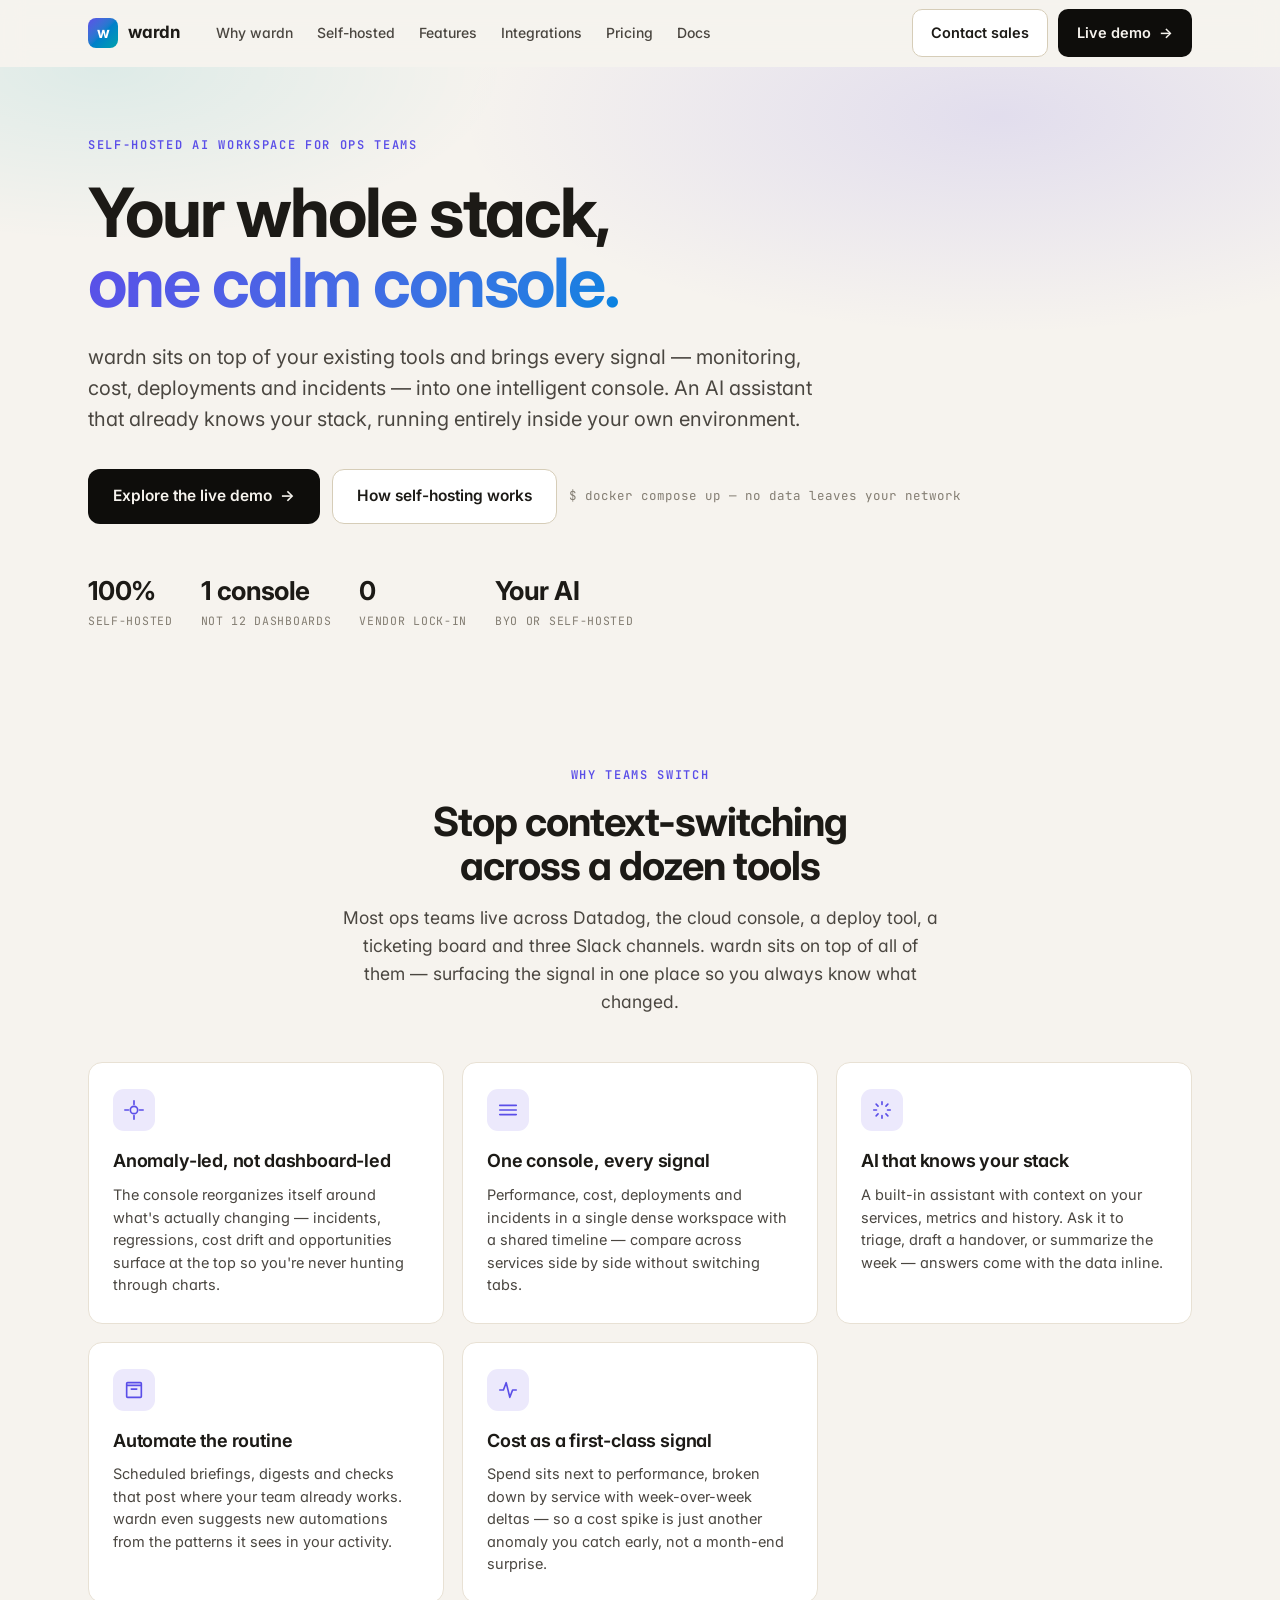
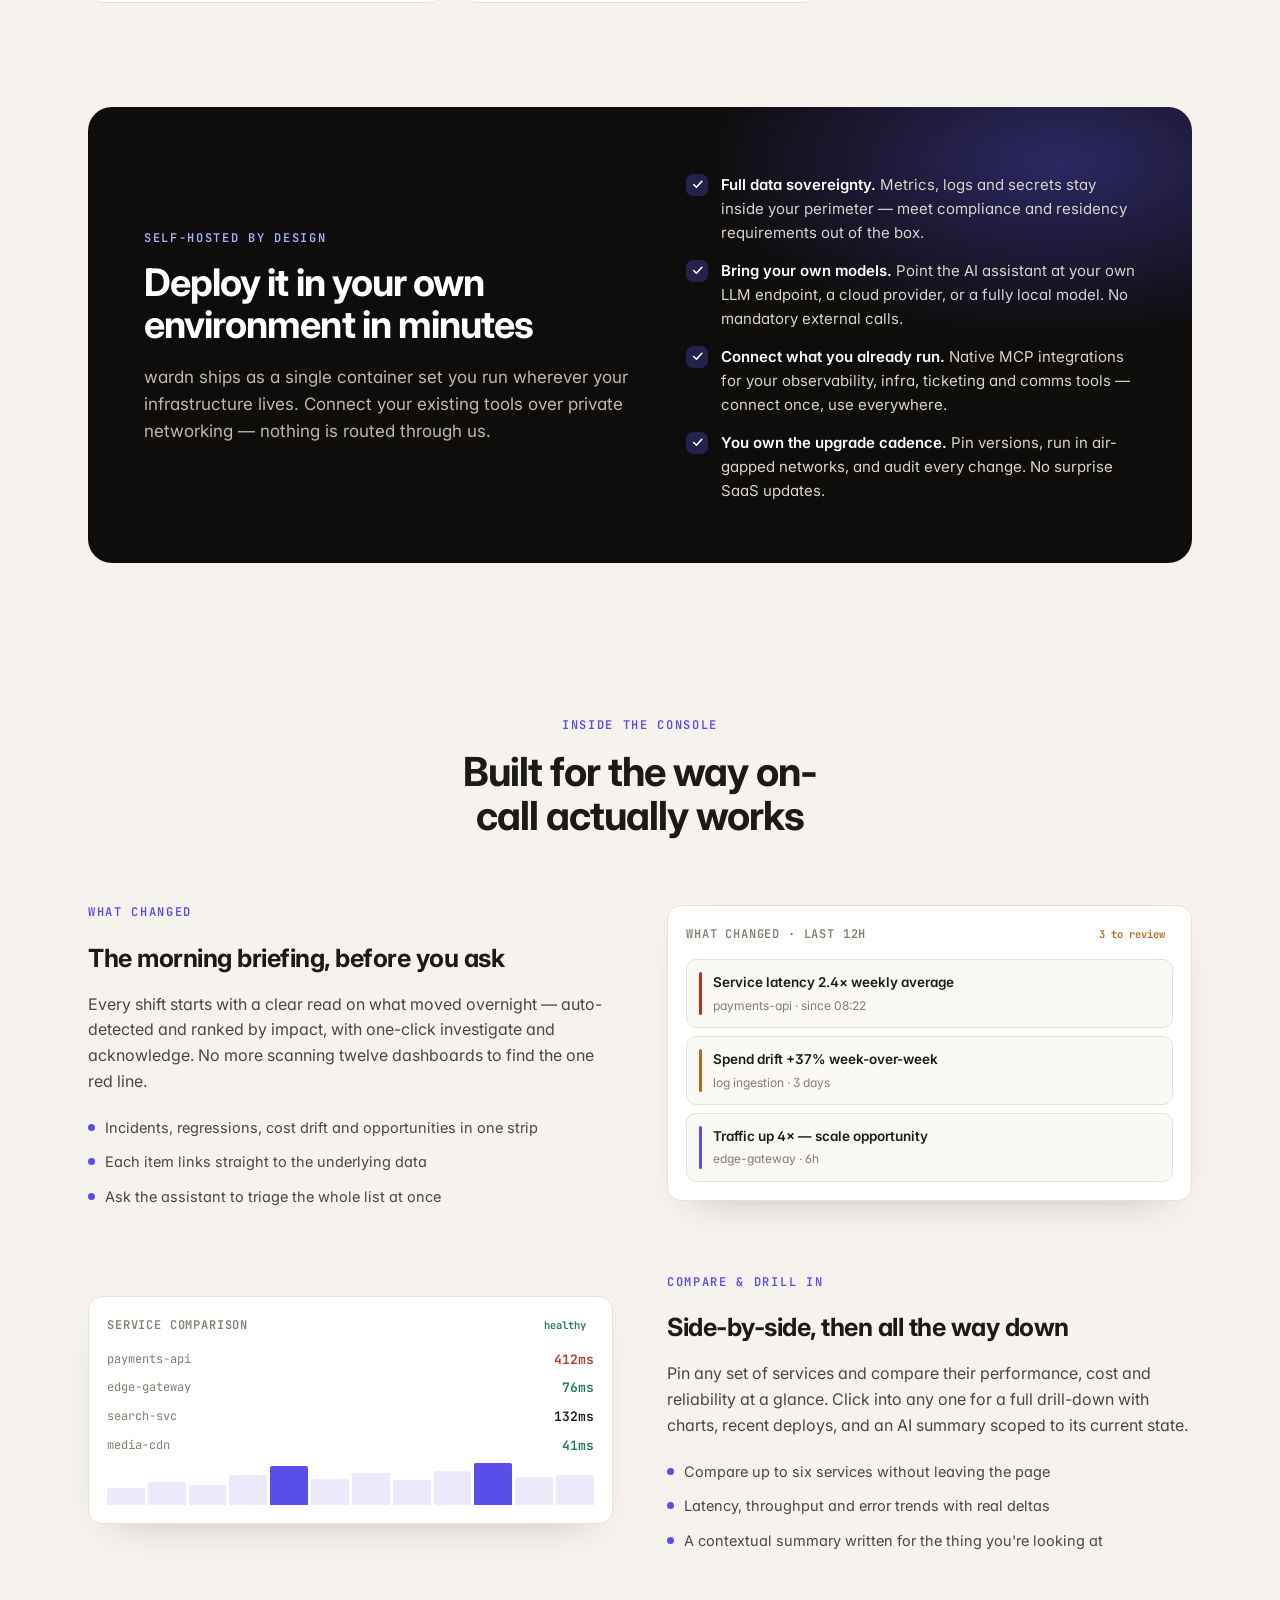
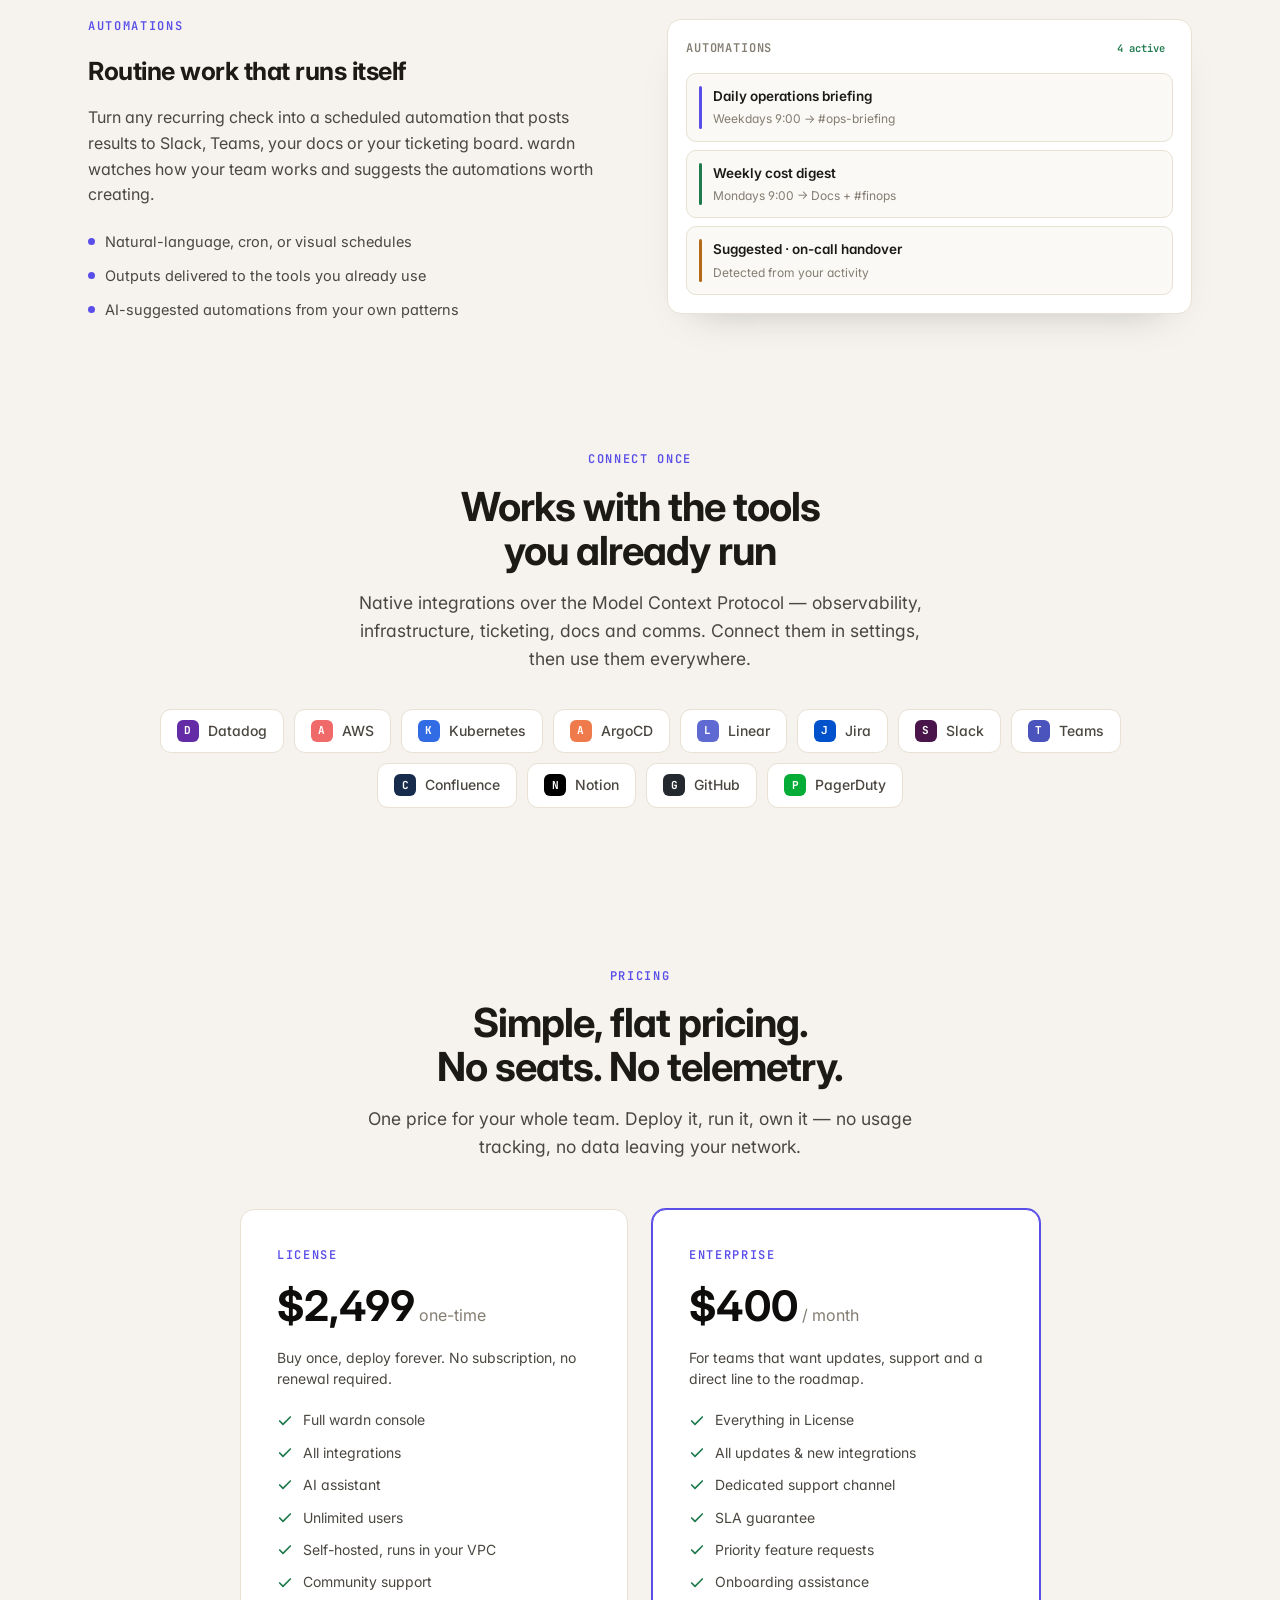
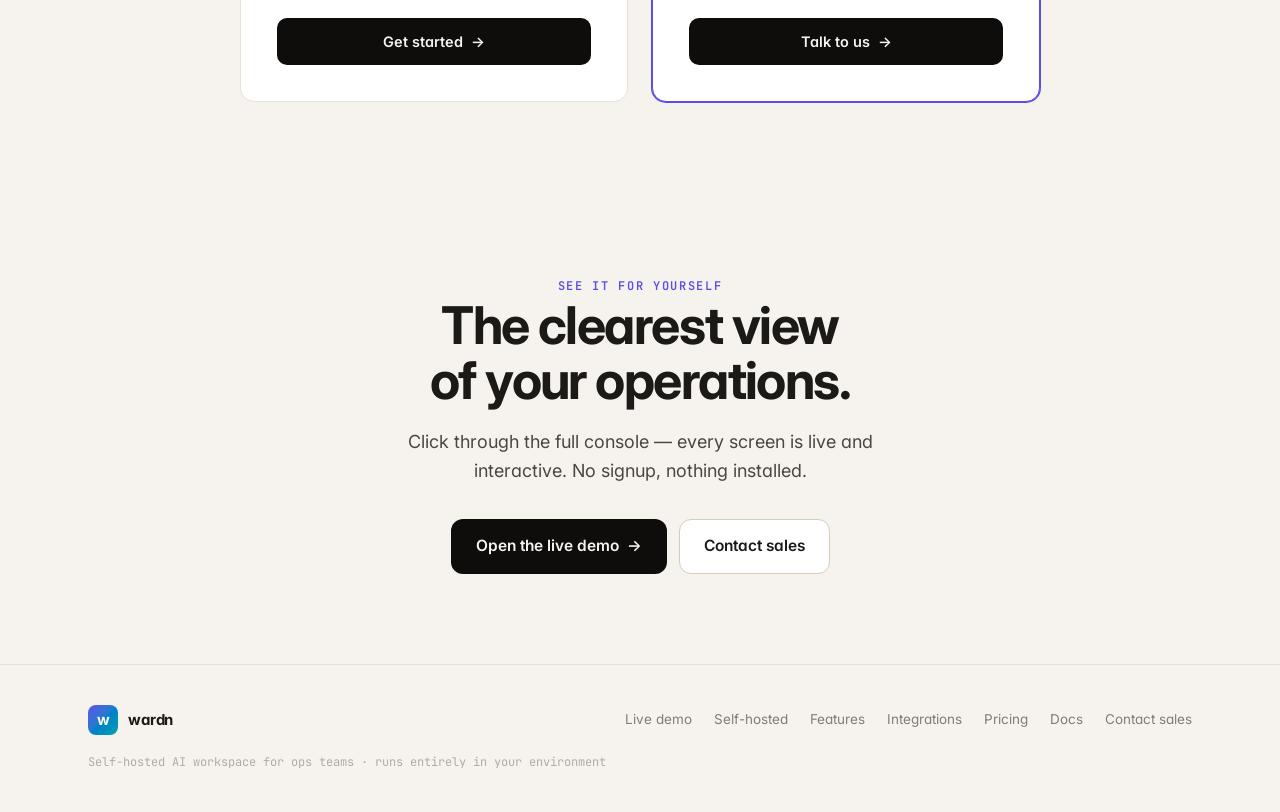
<file: index.html>
<!doctype html>
<html lang="en">
<head>
<meta charset="utf-8" />
<meta name="viewport" content="width=device-width, initial-scale=1" />
<title>wardn — Self-hosted AI workspace for ops teams</title>

<!-- SEO -->
<meta name="description" content="wardn is a self-hosted AI workspace for ops teams. Unify monitoring, cost, deployments and incidents in one intelligent console — running entirely inside your own environment." />
<meta name="robots" content="index, follow" />
<link rel="canonical" href="https://wardn.run/" />

<!-- Favicons -->
<link rel="icon" href="logo-favicon.svg" type="image/svg+xml" />
<link rel="icon" href="logo-favicon-dark.svg" type="image/svg+xml" media="(prefers-color-scheme: dark)" />

<!-- Open Graph -->
<meta property="og:type" content="website" />
<meta property="og:url" content="https://wardn.run/" />
<meta property="og:title" content="wardn — Self-hosted AI workspace for ops teams" />
<meta property="og:description" content="wardn is a self-hosted AI workspace for ops teams. Unify monitoring, cost, deployments and incidents in one intelligent console — running entirely inside your own environment." />
<meta property="og:image" content="https://wardn.run/og.png" />

<!-- Twitter -->
<meta name="twitter:card" content="summary_large_image" />
<meta name="twitter:url" content="https://wardn.run/" />
<meta name="twitter:title" content="wardn — Self-hosted AI workspace for ops teams" />
<meta name="twitter:description" content="wardn is a self-hosted AI workspace for ops teams. Unify monitoring, cost, deployments and incidents in one intelligent console — running entirely inside your own environment." />
<meta name="twitter:image" content="https://wardn.run/og.png" />

<!-- Google Analytics -->
<script async src="https://www.googletagmanager.com/gtag/js?id=G-C9KBS8RWY5"></script>
<script>
  window.dataLayer = window.dataLayer || [];
  function gtag(){dataLayer.push(arguments);}
  gtag('js', new Date());
  gtag('config', 'G-C9KBS8RWY5');
</script>

<link rel="preconnect" href="https://fonts.googleapis.com" />
<link rel="preconnect" href="https://fonts.gstatic.com" crossorigin />
<link href="https://fonts.googleapis.com/css2?family=Inter:wght@400;500;600;700&family=JetBrains+Mono:wght@400;500;600&display=swap" rel="stylesheet" />
<style>
:root{
  --font-sans:"Inter",-apple-system,BlinkMacSystemFont,"Segoe UI",system-ui,sans-serif;
  --font-mono:"JetBrains Mono","SF Mono",ui-monospace,Menlo,monospace;
  --bg:#f6f3ee; --bg-elev:#fbf9f5; --bg-card:#fff; --bg-sunken:#efeae2;
  --ink:#0e0d0b; --ink-2:#3a3631; --line:#e8e1d4; --line-strong:#d6cdb8;
  --text:#1c1a16; --text-2:#4a4640; --text-3:#837d72; --text-4:#b3aca0;
  --accent:#5a4ee8; --accent-2:#3f34c4; --accent-soft:#ece9fc;
  --ok:#1f7a4d; --warn:#b46a16; --bad:#b8341d;
  --r:14px; --r-sm:9px;
}
*{box-sizing:border-box;}
html{scroll-behavior:smooth;}
body{
  margin:0; background:var(--bg); color:var(--text);
  font-family:var(--font-sans); font-size:16px; line-height:1.6;
  -webkit-font-smoothing:antialiased; font-feature-settings:"ss01","cv11";
}
a{color:inherit; text-decoration:none;}
.mono{font-family:var(--font-mono);}
.wrap{max-width:1160px; margin:0 auto; padding:0 28px;}
.eyebrow{
  font-family:var(--font-mono); font-size:12px; letter-spacing:.14em;
  text-transform:uppercase; color:var(--accent); font-weight:600;
}

/* ---- buttons ---- */
.btn{
  display:inline-flex; align-items:center; gap:8px;
  padding:11px 18px; border-radius:10px; font-size:14.5px; font-weight:600;
  border:1px solid transparent; cursor:pointer; transition:transform .12s, background .15s, border-color .15s;
  white-space:nowrap;
}
.btn:hover{transform:translateY(-1px);}
.btn-primary{background:var(--ink); color:#f6f3ee;}
.btn-primary:hover{background:var(--accent);}
.btn-ghost{border-color:var(--line-strong); color:var(--text); background:var(--bg-card);}
.btn-ghost:hover{border-color:var(--ink); background:var(--bg-elev);}
.btn-lg{padding:14px 24px; font-size:15.5px; border-radius:12px;}
.arrow{transition:transform .15s;}
.btn:hover .arrow{transform:translateX(3px);}

/* ---- nav ---- */
header.nav{
  position:sticky; top:0; z-index:50;
  background:color-mix(in oklab, var(--bg) 80%, transparent);
  backdrop-filter:blur(12px); border-bottom:1px solid transparent;
  transition:border-color .2s;
}
header.nav.scrolled{border-bottom-color:var(--line);}
.nav-inner{display:flex; align-items:center; gap:28px; height:66px;}
.brand{display:flex; align-items:center; gap:10px; font-weight:700; font-size:17px; letter-spacing:-.01em;}
.brand .logo{
  width:30px; height:30px; border-radius:8px;
  background:linear-gradient(135deg,var(--accent),oklch(.62 .16 200));
  display:grid; place-items:center; color:#fff; font-weight:700; font-size:15px;
}
.nav-links{display:flex; gap:24px; margin-left:8px;}
.nav-links a{font-size:14px; color:var(--text-2); font-weight:500;}
.nav-links a:hover{color:var(--text);}
.nav-cta{margin-left:auto; display:flex; gap:10px; align-items:center;}
.nav-pill{
  display:inline-flex; align-items:center; gap:7px; font-family:var(--font-mono);
  font-size:11.5px; color:var(--text-2); padding:5px 11px; border-radius:99px;
  border:1px solid var(--line-strong); background:var(--bg-card);
}
.nav-pill .dot{width:6px; height:6px; border-radius:99px; background:var(--ok);
  box-shadow:0 0 0 0 rgba(31,122,77,.5); animation:pulse 2.4s infinite;}
@keyframes pulse{0%{box-shadow:0 0 0 0 rgba(31,122,77,.4);}70%{box-shadow:0 0 0 6px rgba(31,122,77,0);}100%{box-shadow:0 0 0 0 rgba(31,122,77,0);}}

/* ---- hero ---- */
.hero{padding:84px 0 56px; position:relative; overflow:hidden;}
.hero::before{
  content:""; position:absolute; inset:0; z-index:0;
  background:
    radial-gradient(60% 50% at 78% 8%, color-mix(in oklab, var(--accent) 13%, transparent), transparent 70%),
    radial-gradient(45% 40% at 8% 0%, color-mix(in oklab, oklch(.62 .16 200) 10%, transparent), transparent 70%);
  pointer-events:none;
}
.hero .wrap{position:relative; z-index:1;}
.hero h1{
  font-size:clamp(40px,6vw,68px); line-height:1.04; letter-spacing:-.03em;
  font-weight:700; margin:20px 0 0; max-width:16ch; text-wrap:balance;
}
.hero h1 .grad{
  background:linear-gradient(120deg,var(--accent),oklch(.6 .17 250));
  -webkit-background-clip:text; background-clip:text; color:transparent;
}
.hero .sub{
  font-size:clamp(17px,2vw,20px); color:var(--text-2); margin:24px 0 0;
  max-width:56ch; line-height:1.55;
}
.hero-cta{display:flex; gap:12px; margin-top:34px; flex-wrap:wrap; align-items:center;}
.hero-note{font-family:var(--font-mono); font-size:12.5px; color:var(--text-3); display:flex; align-items:center; gap:8px;}
.hero-meta{display:flex; gap:28px; margin-top:46px; flex-wrap:wrap;}
.hero-meta .stat .n{font-size:26px; font-weight:700; letter-spacing:-.02em;}
.hero-meta .stat .l{font-family:var(--font-mono); font-size:11.5px; color:var(--text-3); text-transform:uppercase; letter-spacing:.06em; margin-top:1px;}

/* ---- product frame ---- */
.product{margin-top:60px; position:relative; z-index:1;}
.frame{
  border:1px solid var(--line-strong); border-radius:18px; overflow:hidden;
  background:var(--bg-card); box-shadow:0 30px 70px -30px rgba(28,26,22,.35), 0 8px 24px -12px rgba(28,26,22,.14);
  position:relative;
}
.frame-bar{
  display:flex; align-items:center; gap:8px; padding:11px 16px;
  background:var(--bg-elev); border-bottom:1px solid var(--line);
}
.frame-bar .tl{display:flex; gap:6px;}
.frame-bar .tl i{width:11px; height:11px; border-radius:99px; background:var(--line-strong); display:block;}
.frame-bar .addr{
  margin-left:10px; font-family:var(--font-mono); font-size:12px; color:var(--text-3);
  background:var(--bg-card); border:1px solid var(--line); border-radius:7px;
  padding:4px 12px; flex:1; max-width:360px;
}
.frame-bar .live-tag{margin-left:auto; font-family:var(--font-mono); font-size:11px; color:var(--accent); font-weight:600; display:flex; align-items:center; gap:6px;}
.frame-shot{display:block; width:100%; height:auto;}
.frame-fallback{padding:0;}
.frame-overlay{
  position:absolute; inset:0; display:grid; place-items:center;
  background:linear-gradient(180deg, transparent 55%, color-mix(in oklab, var(--ink) 30%, transparent));
  opacity:0; transition:opacity .2s;
}
.frame:hover .frame-overlay{opacity:1;}
.frame-overlay .btn{box-shadow:0 8px 30px -8px rgba(0,0,0,.4);}

/* ---- section scaffold ---- */
section{padding:74px 0;}
.section-head{max-width:60ch;}
.section-head h2{font-size:clamp(28px,3.6vw,40px); line-height:1.1; letter-spacing:-.025em; font-weight:700; margin:14px 0 0; text-wrap:balance;}
.section-head p{font-size:17.5px; color:var(--text-2); margin:16px 0 0;}
.center{margin-left:auto; margin-right:auto; text-align:center;}

/* ---- benefits grid ---- */
.benefits{display:grid; grid-template-columns:repeat(3,1fr); gap:18px; margin-top:46px;}
.bcard{
  background:var(--bg-card); border:1px solid var(--line); border-radius:var(--r);
  padding:26px 24px; transition:border-color .15s, transform .15s, box-shadow .15s;
}
.bcard:hover{border-color:var(--line-strong); transform:translateY(-3px); box-shadow:0 16px 36px -22px rgba(28,26,22,.3);}
.bcard .ico{
  width:42px; height:42px; border-radius:11px; display:grid; place-items:center;
  background:var(--accent-soft); color:var(--accent); margin-bottom:16px;
}
.bcard h3{font-size:18px; margin:0 0 8px; letter-spacing:-.01em; font-weight:650;}
.bcard p{font-size:14.5px; color:var(--text-2); margin:0; line-height:1.55;}

/* ---- self-hosted band ---- */
.band{background:var(--ink); color:#ece9e2; border-radius:24px; padding:60px 56px; position:relative; overflow:hidden;}
.band::before{content:""; position:absolute; inset:0;
  background:radial-gradient(50% 60% at 88% 12%, color-mix(in oklab, var(--accent) 40%, transparent), transparent 65%); pointer-events:none;}
.band-grid{display:grid; grid-template-columns:1.1fr 1fr; gap:48px; align-items:center; position:relative; z-index:1;}
.band .eyebrow{color:oklch(.78 .12 280);}
.band h2{font-size:clamp(28px,3.4vw,38px); letter-spacing:-.025em; line-height:1.1; margin:12px 0 0; color:#fff; font-weight:700; text-wrap:balance;}
.band p{color:#bdb8b0; font-size:17px; margin:18px 0 0;}
.band-list{list-style:none; padding:0; margin:6px 0 0; display:flex; flex-direction:column; gap:14px;}
.band-list li{display:flex; gap:13px; align-items:flex-start; font-size:15px; color:#d8d4cc;}
.band-list .chk{flex-shrink:0; width:22px; height:22px; border-radius:7px; background:color-mix(in oklab, var(--accent) 30%, transparent); color:#fff; display:grid; place-items:center; margin-top:1px;}
.band-list b{color:#fff; font-weight:600;}

/* ---- workflow / features ---- */
.feat-row{display:grid; grid-template-columns:1fr 1fr; gap:54px; align-items:center; padding:30px 0;}
.feat-row.rev{direction:rtl;} .feat-row.rev > *{direction:ltr;}
.feat-copy h3{font-size:25px; letter-spacing:-.02em; margin:14px 0 0; font-weight:700;}
.feat-copy p{color:var(--text-2); font-size:16px; margin:14px 0 0;}
.feat-copy .mini{display:flex; flex-direction:column; gap:11px; margin-top:22px;}
.feat-copy .mini div{display:flex; gap:10px; align-items:flex-start; font-size:14.5px; color:var(--text-2);}
.feat-copy .mini .d{width:7px; height:7px; border-radius:99px; background:var(--accent); margin-top:8px; flex-shrink:0;}

/* mini mock panels */
.mock{background:var(--bg-card); border:1px solid var(--line); border-radius:var(--r); padding:18px; box-shadow:0 18px 40px -28px rgba(28,26,22,.35);}
.mock-h{display:flex; align-items:center; justify-content:space-between; margin-bottom:14px;}
.mock-h .t{font-size:12px; font-family:var(--font-mono); text-transform:uppercase; letter-spacing:.07em; color:var(--text-3); font-weight:600;}
.chip{font-family:var(--font-mono); font-size:10.5px; padding:2px 8px; border-radius:99px; font-weight:600;}
.chip.warn{background:var(--warn-bg); color:var(--warn);} .chip.ok{background:var(--ok-bg); color:var(--ok);} .chip.bad{background:var(--bad-bg); color:var(--bad);}
.ins{display:flex; gap:11px; padding:12px; border:1px solid var(--line); border-radius:10px; margin-bottom:8px; background:var(--bg-elev);}
.ins:last-child{margin-bottom:0;}
.ins .bar{width:3px; border-radius:3px; flex-shrink:0;}
.ins .body .hl{font-size:13.5px; font-weight:600;}
.ins .body .mt{font-size:12px; color:var(--text-3); margin-top:2px;}
.spark{display:flex; align-items:flex-end; gap:3px; height:42px; margin-top:6px;}
.spark i{flex:1; background:var(--accent-soft); border-radius:2px 2px 0 0; display:block;}
.spark i.hot{background:var(--accent);}
.kv{display:grid; grid-template-columns:1fr auto; gap:8px 14px; font-size:13px;}
.kv .k{color:var(--text-3); font-family:var(--font-mono); font-size:12px;}
.kv .v{text-align:right; font-family:var(--font-mono); font-weight:600;}
.kv .v.up{color:var(--ok);} .kv .v.dn{color:var(--bad);}

/* ---- integrations ---- */
.logos{display:flex; flex-wrap:wrap; gap:10px; margin-top:36px; justify-content:center;}
.logo-chip{
  display:inline-flex; align-items:center; gap:9px; padding:10px 16px; border-radius:11px;
  border:1px solid var(--line); background:var(--bg-card); font-size:14px; font-weight:500; color:var(--text-2);
}
.logo-chip .g{width:22px; height:22px; border-radius:6px; display:grid; place-items:center; color:#fff; font-size:11px; font-weight:700; font-family:var(--font-mono);}

/* ---- final CTA ---- */
.final{text-align:center; padding:90px 0;}
.final h2{font-size:clamp(32px,4.6vw,52px); letter-spacing:-.03em; line-height:1.06; font-weight:700; margin:0 auto; max-width:18ch; text-wrap:balance;}
.final p{font-size:18px; color:var(--text-2); margin:20px auto 0; max-width:50ch;}
.final .hero-cta{justify-content:center;}

/* ---- pricing ---- */
#pricing{padding:80px 0;}
.pricing-grid{display:grid;grid-template-columns:1fr 1fr;gap:24px;max-width:800px;margin:48px auto 0;}
.pricing-card{background:var(--bg-card);border:1px solid var(--line);border-radius:var(--r);padding:36px;display:flex;flex-direction:column;gap:20px;}
.pricing-card-featured{border-color:var(--accent);box-shadow:0 0 0 1px var(--accent);}
.pricing-tier{font-family:var(--font-mono);font-size:12px;letter-spacing:.14em;text-transform:uppercase;color:var(--accent);font-weight:600;}
.pricing-price{font-size:42px;font-weight:700;line-height:1;color:var(--ink);}
.pricing-period{font-size:16px;font-weight:400;color:var(--text-3);}
.pricing-desc{font-size:14px;color:var(--text-2);line-height:1.5;}
.pricing-features{list-style:none;padding:0;margin:0;display:flex;flex-direction:column;gap:10px;flex:1;}
.pricing-features li{display:flex;align-items:center;gap:10px;font-size:14px;color:var(--text-2);}
.pricing-features li svg{color:var(--ok);flex-shrink:0;}
.pricing-card .btn{margin-top:4px;justify-content:center;}
@media(max-width:600px){.pricing-grid{grid-template-columns:1fr;}}

/* ---- footer ---- */
footer{border-top:1px solid var(--line); padding:40px 0;}
.foot-inner{display:flex; align-items:center; gap:18px; flex-wrap:wrap;}
.foot-inner .brand{font-size:15px;}
.foot-links{display:flex; gap:22px; margin-left:auto; flex-wrap:wrap;}
.foot-links a{font-size:13.5px; color:var(--text-3);} .foot-links a:hover{color:var(--text);}
.copyr{font-family:var(--font-mono); font-size:12px; color:var(--text-4); margin-top:18px;}

@media (max-width:900px){
  .benefits{grid-template-columns:1fr;}
  .band-grid,.feat-row,.feat-row.rev{grid-template-columns:1fr; direction:ltr;}
  .band{padding:40px 28px;}
  .nav-links{display:none;}
  .feat-row{gap:28px;}
}
</style>
</head>
<body>

<header class="nav" id="nav">
  <div class="wrap nav-inner">
    <a class="brand" href="#top"><span class="logo">w</span> wardn</a>
    <nav class="nav-links">
      <a href="#benefits">Why wardn</a>
      <a href="#selfhost">Self-hosted</a>
      <a href="#features">Features</a>
      <a href="#integrations">Integrations</a>
      <a href="#pricing">Pricing</a>
      <a href="docs.html">Docs</a>
    </nav>
    <div class="nav-cta">
      <a class="btn btn-ghost" href="mailto:sales@wardn.run?subject=wardn%20sales%20enquiry">Contact sales</a>
      <a class="btn btn-primary" href="console.html">Live demo <span class="arrow">→</span></a>
    </div>
  </div>
</header>

<a id="top"></a>
<section class="hero" style="padding-top:64px;">
  <div class="wrap">
    <span class="eyebrow">Self-hosted AI workspace for ops teams</span>
    <h1>Your whole stack, <span class="grad">one calm console.</span></h1>
    <p class="sub">wardn sits on top of your existing tools and brings every signal — monitoring, cost, deployments and incidents — into one intelligent console. An AI assistant that already knows your stack, running entirely inside your own environment.</p>
    <div class="hero-cta">
      <a class="btn btn-primary btn-lg" href="console.html">Explore the live demo <span class="arrow">→</span></a>
      <a class="btn btn-ghost btn-lg" href="#selfhost">How self-hosting works</a>
      <span class="hero-note"><span class="mono">$</span> docker compose up — no data leaves your network</span>
    </div>
    <div class="hero-meta">
      <div class="stat"><div class="n">100%</div><div class="l">Self-hosted</div></div>
      <div class="stat"><div class="n">1 console</div><div class="l">Not 12 dashboards</div></div>
      <div class="stat"><div class="n">0</div><div class="l">Vendor lock-in</div></div>
      <div class="stat"><div class="n">Your AI</div><div class="l">BYO or self-hosted</div></div>
    </div>

  </div>
</section>

<section id="benefits">
  <div class="wrap">
    <div class="section-head center">
      <span class="eyebrow">Why teams switch</span>
      <h2>Stop context-switching across a dozen tools</h2>
      <p>Most ops teams live across Datadog, the cloud console, a deploy tool, a ticketing board and three Slack channels. wardn sits on top of all of them — surfacing the signal in one place so you always know what changed.</p>
    </div>
    <div class="benefits">
      <div class="bcard">
        <div class="ico">
          <svg width="22" height="22" viewBox="0 0 24 24" fill="none" stroke="currentColor" stroke-width="1.8" stroke-linecap="round" stroke-linejoin="round"><path d="M12 2v4M12 18v4M2 12h4M18 12h4"/><circle cx="12" cy="12" r="4"/></svg>
        </div>
        <h3>Anomaly-led, not dashboard-led</h3>
        <p>The console reorganizes itself around what's actually changing — incidents, regressions, cost drift and opportunities surface at the top so you're never hunting through charts.</p>
      </div>
      <div class="bcard">
        <div class="ico">
          <svg width="22" height="22" viewBox="0 0 24 24" fill="none" stroke="currentColor" stroke-width="1.8" stroke-linecap="round" stroke-linejoin="round"><path d="M12 3v18M3 12h18" opacity=".0"/><path d="M3 7h18M3 12h18M3 17h18"/></svg>
        </div>
        <h3>One console, every signal</h3>
        <p>Performance, cost, deployments and incidents in a single dense workspace with a shared timeline — compare across services side by side without switching tabs.</p>
      </div>
      <div class="bcard">
        <div class="ico">
          <svg width="22" height="22" viewBox="0 0 24 24" fill="none" stroke="currentColor" stroke-width="1.8" stroke-linecap="round" stroke-linejoin="round"><path d="M12 3v3M12 18v3M3 12h3M18 12h3M5.6 5.6l2.1 2.1M16.3 16.3l2.1 2.1M5.6 18.4l2.1-2.1M16.3 7.7l2.1-2.1"/></svg>
        </div>
        <h3>AI that knows your stack</h3>
        <p>A built-in assistant with context on your services, metrics and history. Ask it to triage, draft a handover, or summarize the week — answers come with the data inline.</p>
      </div>
      <div class="bcard">
        <div class="ico">
          <svg width="22" height="22" viewBox="0 0 24 24" fill="none" stroke="currentColor" stroke-width="1.8" stroke-linecap="round" stroke-linejoin="round"><path d="M4 7V5a1 1 0 0 1 1-1h14a1 1 0 0 1 1 1v2M4 7h16M4 7v12a1 1 0 0 0 1 1h14a1 1 0 0 0 1-1V7M9 11h6"/></svg>
        </div>
        <h3>Automate the routine</h3>
        <p>Scheduled briefings, digests and checks that post where your team already works. wardn even suggests new automations from the patterns it sees in your activity.</p>
      </div>
      <div class="bcard">
        <div class="ico">
          <svg width="22" height="22" viewBox="0 0 24 24" fill="none" stroke="currentColor" stroke-width="1.8" stroke-linecap="round" stroke-linejoin="round"><path d="M3 12h4l3-8 4 16 3-8h4"/></svg>
        </div>
        <h3>Cost as a first-class signal</h3>
        <p>Spend sits next to performance, broken down by service with week-over-week deltas — so a cost spike is just another anomaly you catch early, not a month-end surprise.</p>
      </div>
    </div>
  </div>
</section>

<section id="selfhost" style="padding-top:30px;">
  <div class="wrap">
    <div class="band">
      <div class="band-grid">
        <div>
          <span class="eyebrow">Self-hosted by design</span>
          <h2>Deploy it in your own environment in minutes</h2>
          <p>wardn ships as a single container set you run wherever your infrastructure lives. Connect your existing tools over private networking — nothing is routed through us.</p>
        </div>
        <ul class="band-list">
          <li><span class="chk"><svg width="13" height="13" viewBox="0 0 24 24" fill="none" stroke="currentColor" stroke-width="3" stroke-linecap="round" stroke-linejoin="round"><path d="M5 12l5 5L20 6"/></svg></span><div><b>Full data sovereignty.</b> Metrics, logs and secrets stay inside your perimeter — meet compliance and residency requirements out of the box.</div></li>
          <li><span class="chk"><svg width="13" height="13" viewBox="0 0 24 24" fill="none" stroke="currentColor" stroke-width="3" stroke-linecap="round" stroke-linejoin="round"><path d="M5 12l5 5L20 6"/></svg></span><div><b>Bring your own models.</b> Point the AI assistant at your own LLM endpoint, a cloud provider, or a fully local model. No mandatory external calls.</div></li>
          <li><span class="chk"><svg width="13" height="13" viewBox="0 0 24 24" fill="none" stroke="currentColor" stroke-width="3" stroke-linecap="round" stroke-linejoin="round"><path d="M5 12l5 5L20 6"/></svg></span><div><b>Connect what you already run.</b> Native MCP integrations for your observability, infra, ticketing and comms tools — connect once, use everywhere.</div></li>
          <li><span class="chk"><svg width="13" height="13" viewBox="0 0 24 24" fill="none" stroke="currentColor" stroke-width="3" stroke-linecap="round" stroke-linejoin="round"><path d="M5 12l5 5L20 6"/></svg></span><div><b>You own the upgrade cadence.</b> Pin versions, run in air-gapped networks, and audit every change. No surprise SaaS updates.</div></li>
        </ul>
      </div>
    </div>
  </div>
</section>

<section id="features">
  <div class="wrap">
    <div class="section-head center">
      <span class="eyebrow">Inside the console</span>
      <h2>Built for the way on-call actually works</h2>
    </div>

    <div class="feat-row" style="margin-top:30px;">
      <div class="feat-copy">
        <span class="eyebrow">What changed</span>
        <h3>The morning briefing, before you ask</h3>
        <p>Every shift starts with a clear read on what moved overnight — auto-detected and ranked by impact, with one-click investigate and acknowledge. No more scanning twelve dashboards to find the one red line.</p>
        <div class="mini">
          <div><span class="d"></span> Incidents, regressions, cost drift and opportunities in one strip</div>
          <div><span class="d"></span> Each item links straight to the underlying data</div>
          <div><span class="d"></span> Ask the assistant to triage the whole list at once</div>
        </div>
      </div>
      <div class="mock">
        <div class="mock-h"><span class="t">What changed · last 12h</span><span class="chip warn">3 to review</span></div>
        <div class="ins"><span class="bar" style="background:var(--bad);"></span><div class="body"><div class="hl">Service latency 2.4× weekly average</div><div class="mt">payments-api · since 08:22</div></div></div>
        <div class="ins"><span class="bar" style="background:var(--warn);"></span><div class="body"><div class="hl">Spend drift +37% week-over-week</div><div class="mt">log ingestion · 3 days</div></div></div>
        <div class="ins"><span class="bar" style="background:var(--accent);"></span><div class="body"><div class="hl">Traffic up 4× — scale opportunity</div><div class="mt">edge-gateway · 6h</div></div></div>
      </div>
    </div>

    <div class="feat-row rev">
      <div class="feat-copy">
        <span class="eyebrow">Compare &amp; drill in</span>
        <h3>Side-by-side, then all the way down</h3>
        <p>Pin any set of services and compare their performance, cost and reliability at a glance. Click into any one for a full drill-down with charts, recent deploys, and an AI summary scoped to its current state.</p>
        <div class="mini">
          <div><span class="d"></span> Compare up to six services without leaving the page</div>
          <div><span class="d"></span> Latency, throughput and error trends with real deltas</div>
          <div><span class="d"></span> A contextual summary written for the thing you're looking at</div>
        </div>
      </div>
      <div class="mock">
        <div class="mock-h"><span class="t">Service comparison</span><span class="chip ok">healthy</span></div>
        <div class="kv">
          <span class="k">payments-api</span><span class="v dn">412ms</span>
          <span class="k">edge-gateway</span><span class="v up">76ms</span>
          <span class="k">search-svc</span><span class="v">132ms</span>
          <span class="k">media-cdn</span><span class="v up">41ms</span>
        </div>
        <div class="spark">
          <i style="height:40%"></i><i style="height:55%"></i><i style="height:48%"></i><i style="height:70%"></i><i class="hot" style="height:92%"></i><i style="height:62%"></i><i style="height:75%"></i><i style="height:58%"></i><i style="height:80%"></i><i class="hot" style="height:100%"></i><i style="height:66%"></i><i style="height:72%"></i>
        </div>
      </div>
    </div>

    <div class="feat-row">
      <div class="feat-copy">
        <span class="eyebrow">Automations</span>
        <h3>Routine work that runs itself</h3>
        <p>Turn any recurring check into a scheduled automation that posts results to Slack, Teams, your docs or your ticketing board. wardn watches how your team works and suggests the automations worth creating.</p>
        <div class="mini">
          <div><span class="d"></span> Natural-language, cron, or visual schedules</div>
          <div><span class="d"></span> Outputs delivered to the tools you already use</div>
          <div><span class="d"></span> AI-suggested automations from your own patterns</div>
        </div>
      </div>
      <div class="mock">
        <div class="mock-h"><span class="t">Automations</span><span class="chip ok">4 active</span></div>
        <div class="ins"><span class="bar" style="background:var(--accent);"></span><div class="body"><div class="hl">Daily operations briefing</div><div class="mt">Weekdays 9:00 → #ops-briefing</div></div></div>
        <div class="ins"><span class="bar" style="background:var(--ok);"></span><div class="body"><div class="hl">Weekly cost digest</div><div class="mt">Mondays 9:00 → Docs + #finops</div></div></div>
        <div class="ins"><span class="bar" style="background:var(--warn);"></span><div class="body"><div class="hl">Suggested · on-call handover</div><div class="mt">Detected from your activity</div></div></div>
      </div>
    </div>
  </div>
</section>

<section id="integrations" style="padding-top:20px;">
  <div class="wrap">
    <div class="section-head center">
      <span class="eyebrow">Connect once</span>
      <h2>Works with the tools you already run</h2>
      <p>Native integrations over the Model Context Protocol — observability, infrastructure, ticketing, docs and comms. Connect them in settings, then use them everywhere.</p>
    </div>
    <div class="logos">
      <span class="logo-chip"><span class="g" style="background:#632ca6;">D</span> Datadog</span>
      <span class="logo-chip"><span class="g" style="background:#f06a6a;">A</span> AWS</span>
      <span class="logo-chip"><span class="g" style="background:#326ce5;">K</span> Kubernetes</span>
      <span class="logo-chip"><span class="g" style="background:#ef7b4d;">A</span> ArgoCD</span>
      <span class="logo-chip"><span class="g" style="background:#5e6ad2;">L</span> Linear</span>
      <span class="logo-chip"><span class="g" style="background:#0052cc;">J</span> Jira</span>
      <span class="logo-chip"><span class="g" style="background:#4a154b;">S</span> Slack</span>
      <span class="logo-chip"><span class="g" style="background:#4b53bc;">T</span> Teams</span>
      <span class="logo-chip"><span class="g" style="background:#172b4d;">C</span> Confluence</span>
      <span class="logo-chip"><span class="g" style="background:#000;">N</span> Notion</span>
      <span class="logo-chip"><span class="g" style="background:#24292f;">G</span> GitHub</span>
      <span class="logo-chip"><span class="g" style="background:#06ac38;">P</span> PagerDuty</span>
    </div>
  </div>
</section>

<section id="pricing">
  <div class="wrap">
    <div class="section-head center">
      <span class="eyebrow">Pricing</span>
      <h2>Simple, flat pricing.<br>No seats. No telemetry.</h2>
      <p>One price for your whole team. Deploy it, run it, own it — no usage tracking, no data leaving your network.</p>
    </div>
    <div class="pricing-grid">

      <div class="pricing-card">
        <div class="pricing-tier">License</div>
        <div class="pricing-price">$2,499<span class="pricing-period"> one-time</span></div>
        <div class="pricing-desc">Buy once, deploy forever. No subscription, no renewal required.</div>
        <ul class="pricing-features">
          <li><svg width="16" height="16" viewBox="0 0 24 24" fill="none" stroke="currentColor" stroke-width="2.5" stroke-linecap="round" stroke-linejoin="round"><polyline points="20 6 9 17 4 12"/></svg> Full wardn console</li>
          <li><svg width="16" height="16" viewBox="0 0 24 24" fill="none" stroke="currentColor" stroke-width="2.5" stroke-linecap="round" stroke-linejoin="round"><polyline points="20 6 9 17 4 12"/></svg> All integrations</li>
          <li><svg width="16" height="16" viewBox="0 0 24 24" fill="none" stroke="currentColor" stroke-width="2.5" stroke-linecap="round" stroke-linejoin="round"><polyline points="20 6 9 17 4 12"/></svg> AI assistant</li>
          <li><svg width="16" height="16" viewBox="0 0 24 24" fill="none" stroke="currentColor" stroke-width="2.5" stroke-linecap="round" stroke-linejoin="round"><polyline points="20 6 9 17 4 12"/></svg> Unlimited users</li>
          <li><svg width="16" height="16" viewBox="0 0 24 24" fill="none" stroke="currentColor" stroke-width="2.5" stroke-linecap="round" stroke-linejoin="round"><polyline points="20 6 9 17 4 12"/></svg> Self-hosted, runs in your VPC</li>
          <li><svg width="16" height="16" viewBox="0 0 24 24" fill="none" stroke="currentColor" stroke-width="2.5" stroke-linecap="round" stroke-linejoin="round"><polyline points="20 6 9 17 4 12"/></svg> Community support</li>
        </ul>
        <a class="btn btn-primary" href="mailto:sales@wardn.run?subject=wardn%20License%20purchase">Get started <span class="arrow">→</span></a>
      </div>

      <div class="pricing-card pricing-card-featured">
        <div class="pricing-tier">Enterprise</div>
        <div class="pricing-price">$400<span class="pricing-period"> / month</span></div>
        <div class="pricing-desc">For teams that want updates, support and a direct line to the roadmap.</div>
        <ul class="pricing-features">
          <li><svg width="16" height="16" viewBox="0 0 24 24" fill="none" stroke="currentColor" stroke-width="2.5" stroke-linecap="round" stroke-linejoin="round"><polyline points="20 6 9 17 4 12"/></svg> Everything in License</li>
          <li><svg width="16" height="16" viewBox="0 0 24 24" fill="none" stroke="currentColor" stroke-width="2.5" stroke-linecap="round" stroke-linejoin="round"><polyline points="20 6 9 17 4 12"/></svg> All updates &amp; new integrations</li>
          <li><svg width="16" height="16" viewBox="0 0 24 24" fill="none" stroke="currentColor" stroke-width="2.5" stroke-linecap="round" stroke-linejoin="round"><polyline points="20 6 9 17 4 12"/></svg> Dedicated support channel</li>
          <li><svg width="16" height="16" viewBox="0 0 24 24" fill="none" stroke="currentColor" stroke-width="2.5" stroke-linecap="round" stroke-linejoin="round"><polyline points="20 6 9 17 4 12"/></svg> SLA guarantee</li>
          <li><svg width="16" height="16" viewBox="0 0 24 24" fill="none" stroke="currentColor" stroke-width="2.5" stroke-linecap="round" stroke-linejoin="round"><polyline points="20 6 9 17 4 12"/></svg> Priority feature requests</li>
          <li><svg width="16" height="16" viewBox="0 0 24 24" fill="none" stroke="currentColor" stroke-width="2.5" stroke-linecap="round" stroke-linejoin="round"><polyline points="20 6 9 17 4 12"/></svg> Onboarding assistance</li>
        </ul>
        <a class="btn btn-primary" href="mailto:sales@wardn.run?subject=wardn%20Enterprise%20enquiry">Talk to us <span class="arrow">→</span></a>
      </div>

    </div>
  </div>
</section>

<section class="final">
  <div class="wrap">
    <span class="eyebrow">See it for yourself</span>
    <h2>The clearest view of your operations.</h2>
    <p>Click through the full console — every screen is live and interactive. No signup, nothing installed.</p>
    <div class="hero-cta">
      <a class="btn btn-primary btn-lg" href="console.html">Open the live demo <span class="arrow">→</span></a>
      <a class="btn btn-ghost btn-lg" href="mailto:sales@wardn.run?subject=wardn%20sales%20enquiry">Contact sales</a>
    </div>
  </div>
</section>

<footer>
  <div class="wrap">
    <div class="foot-inner">
      <a class="brand" href="#top"><span class="logo">w</span> wardn</a>
      <div class="foot-links">
        <a href="console.html">Live demo</a>
        <a href="#selfhost">Self-hosted</a>
        <a href="#features">Features</a>
        <a href="#integrations">Integrations</a>
        <a href="#pricing">Pricing</a>
        <a href="docs.html">Docs</a>
        <a href="mailto:sales@wardn.run?subject=wardn%20sales%20enquiry">Contact sales</a>
      </div>
    </div>
    <div class="copyr">Self-hosted AI workspace for ops teams · runs entirely in your environment</div>
  </div>
</footer>

<script>
// nav shadow on scroll
const nav = document.getElementById('nav');
addEventListener('scroll', () => nav.classList.toggle('scrolled', scrollY > 8), { passive:true });

// (hero product preview removed)
</script>

</body>
</html>
</file>
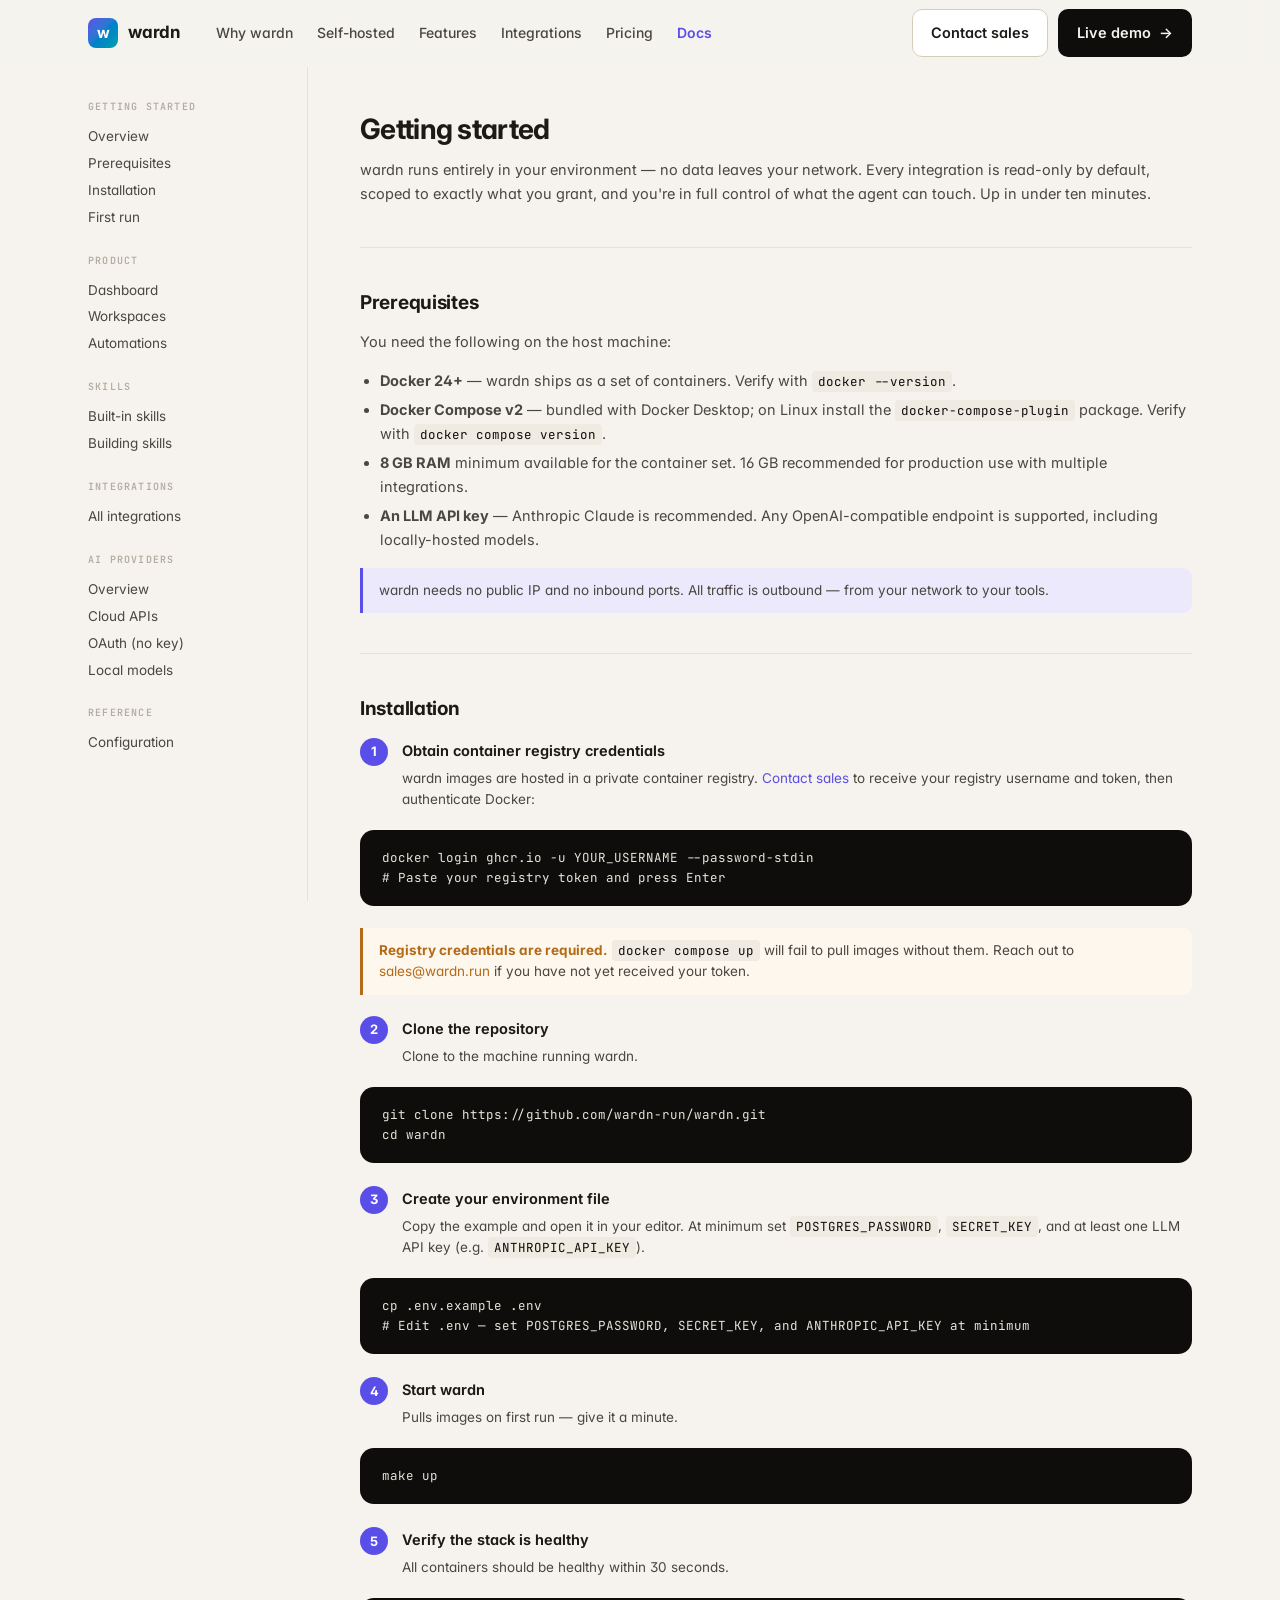
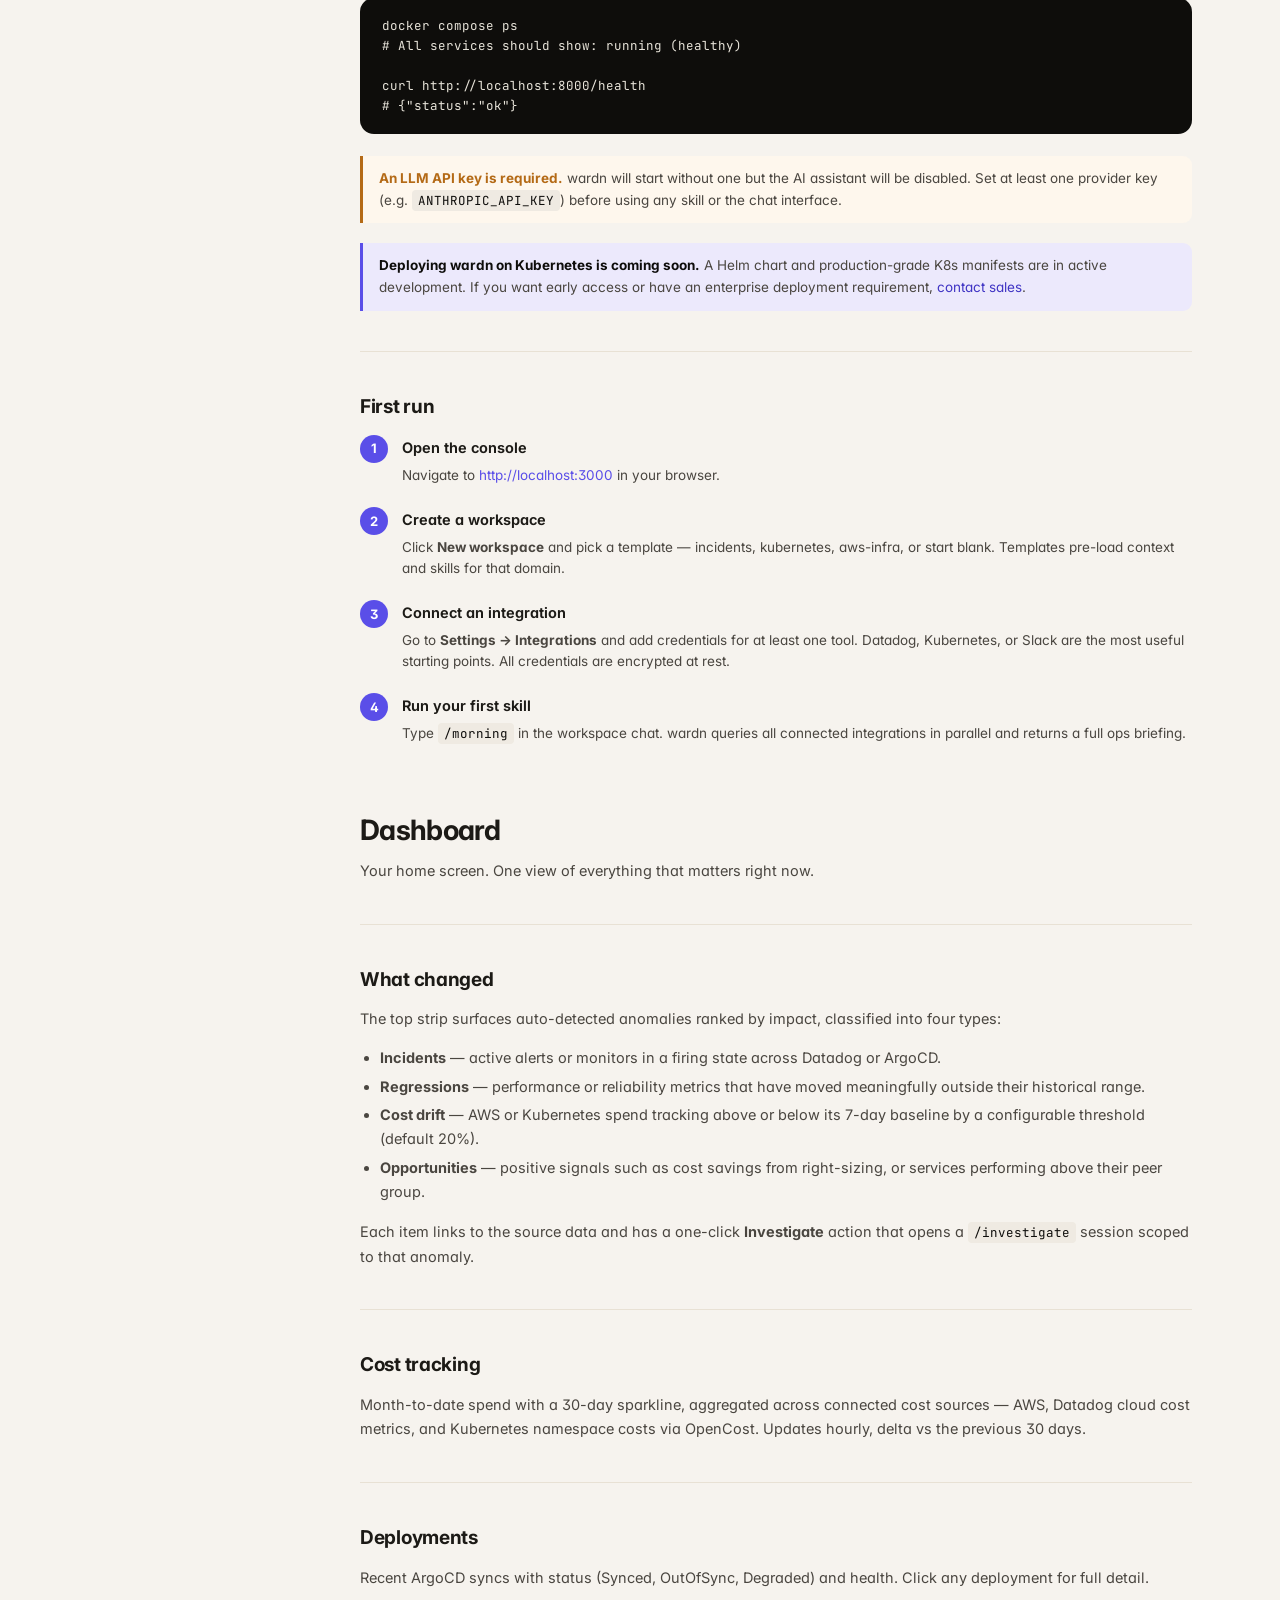
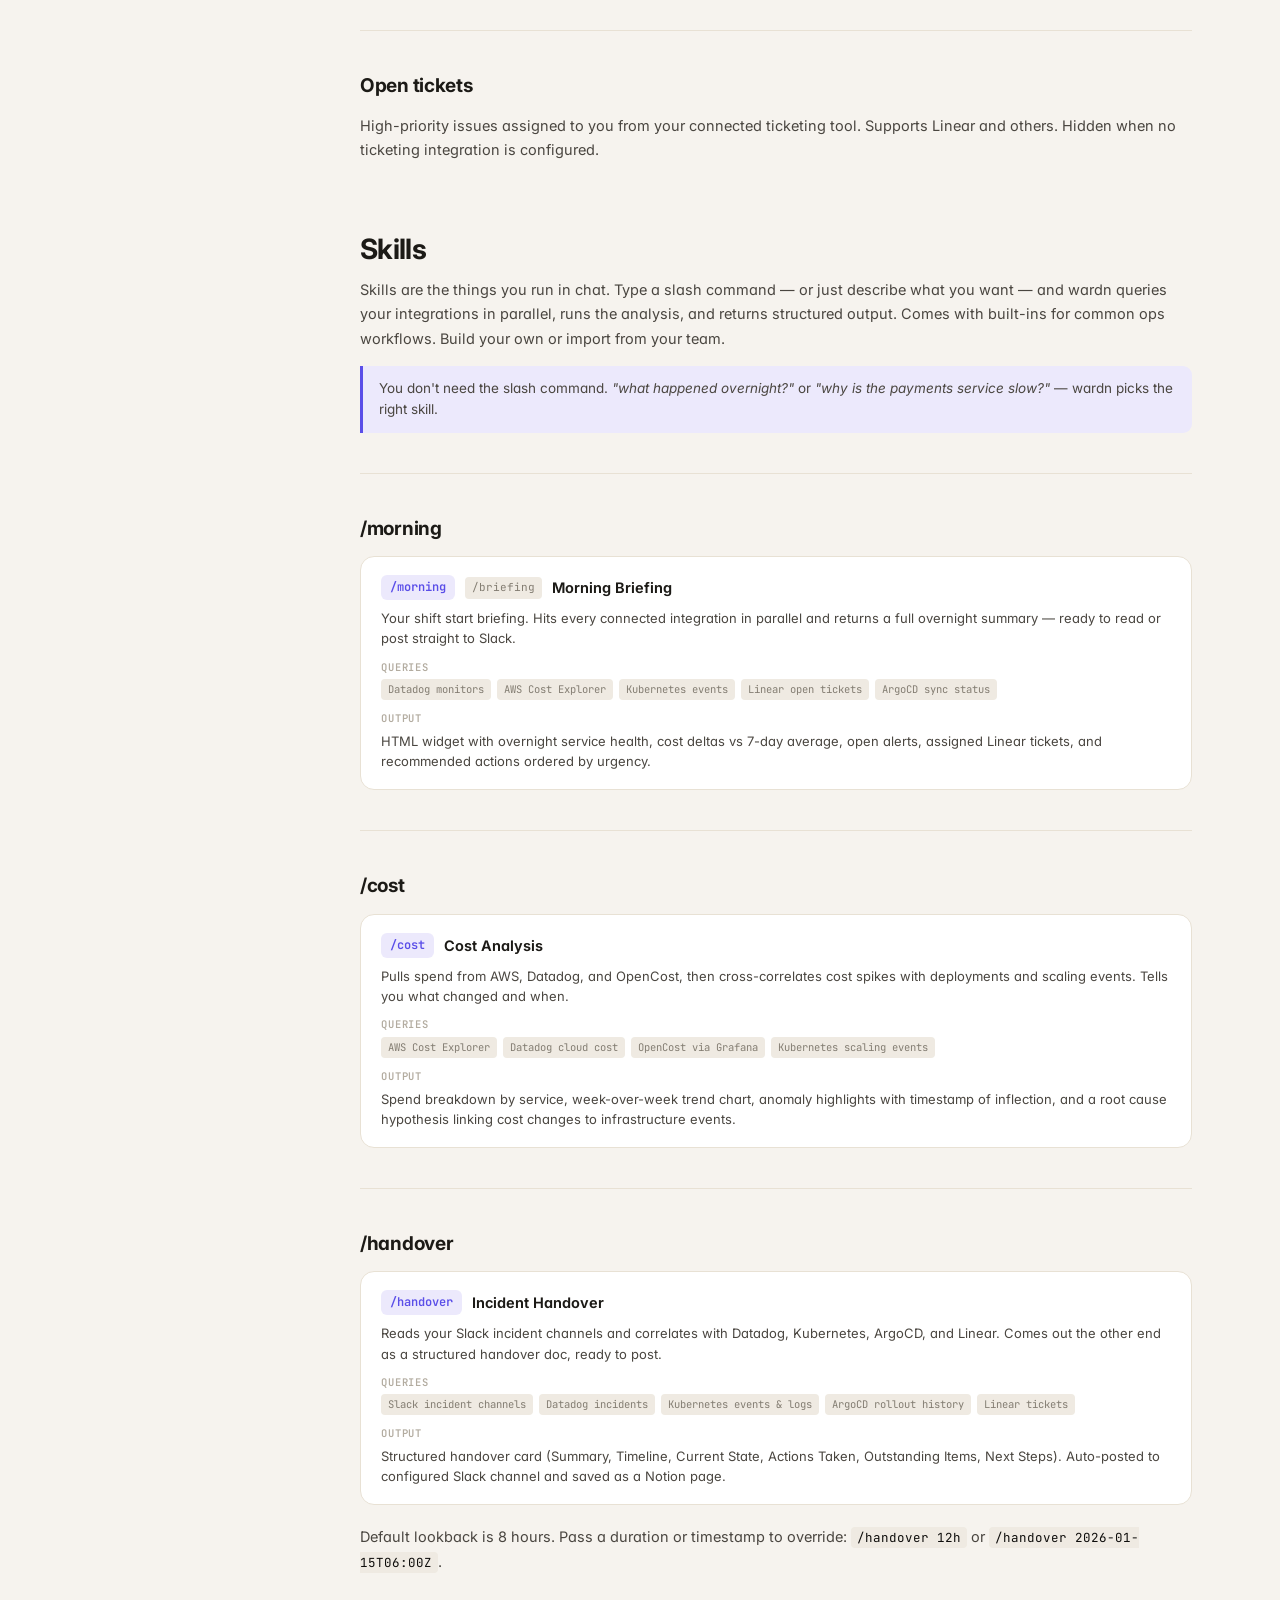
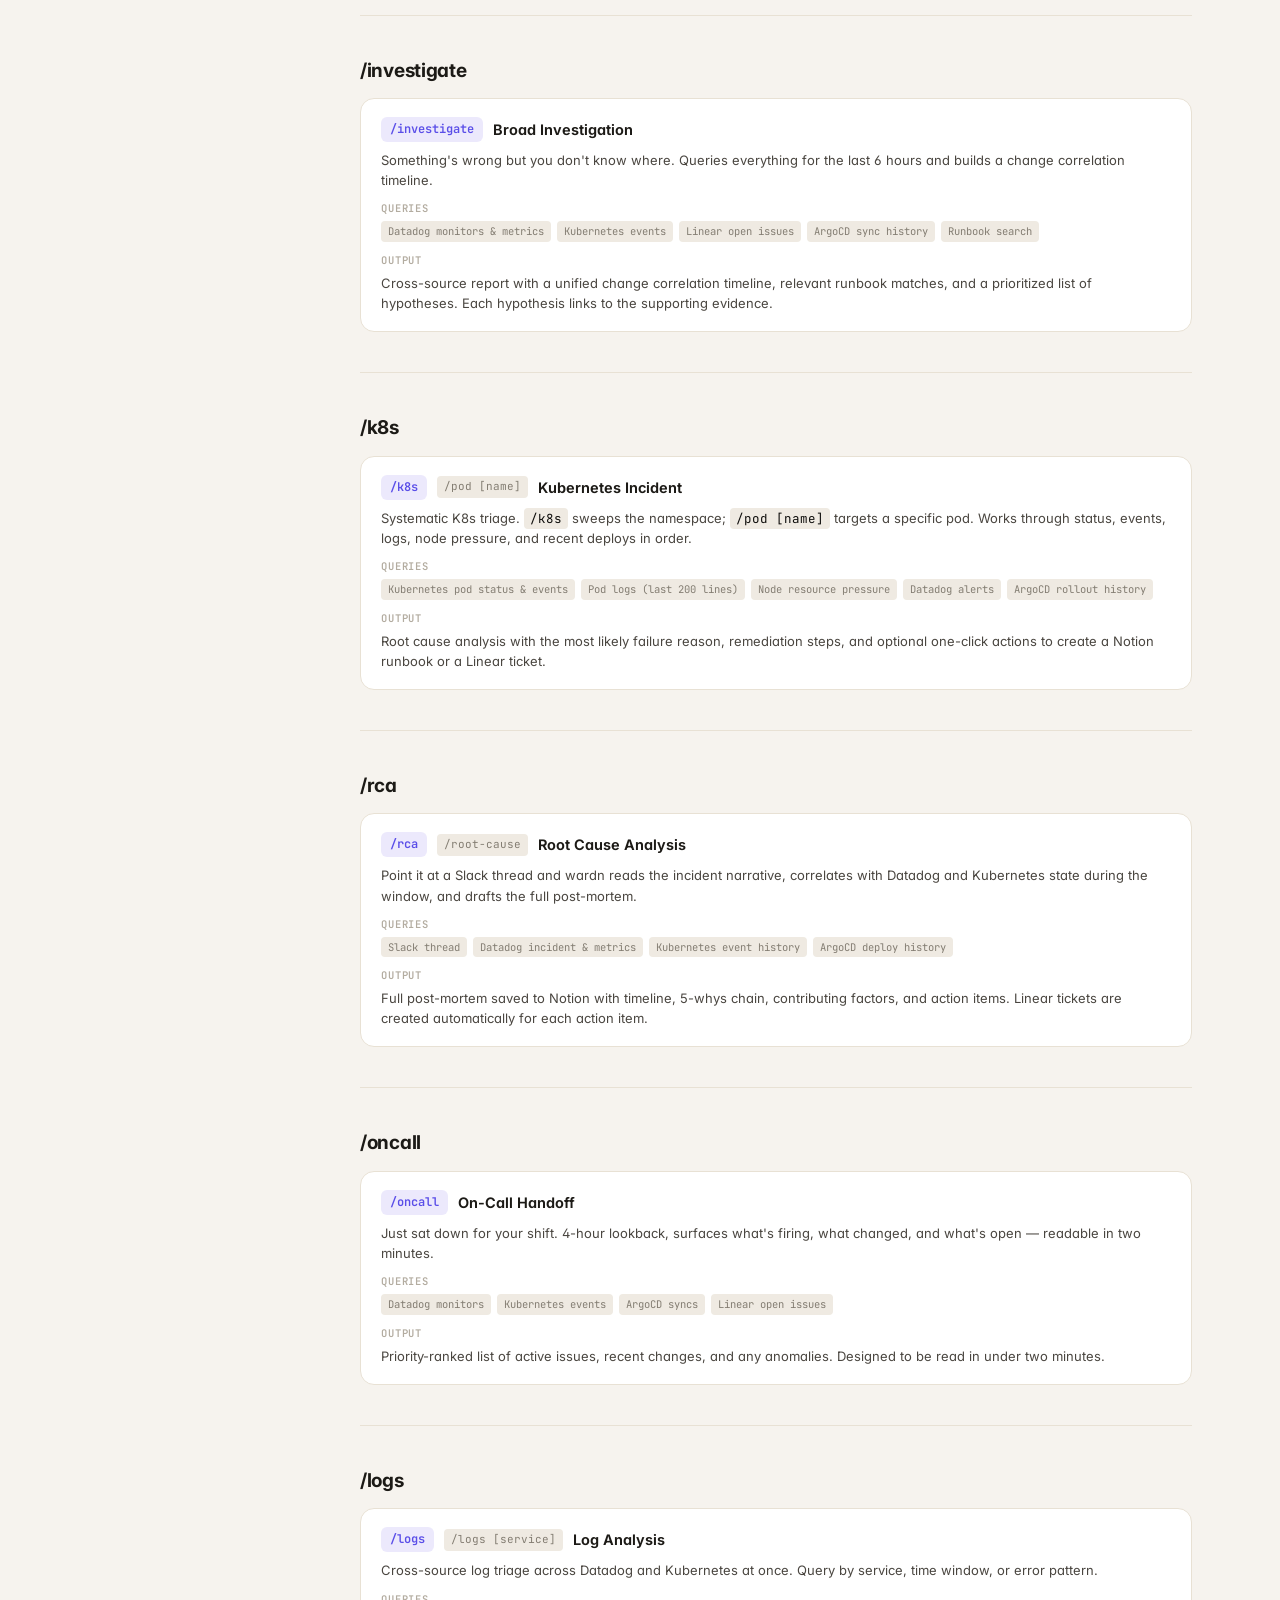
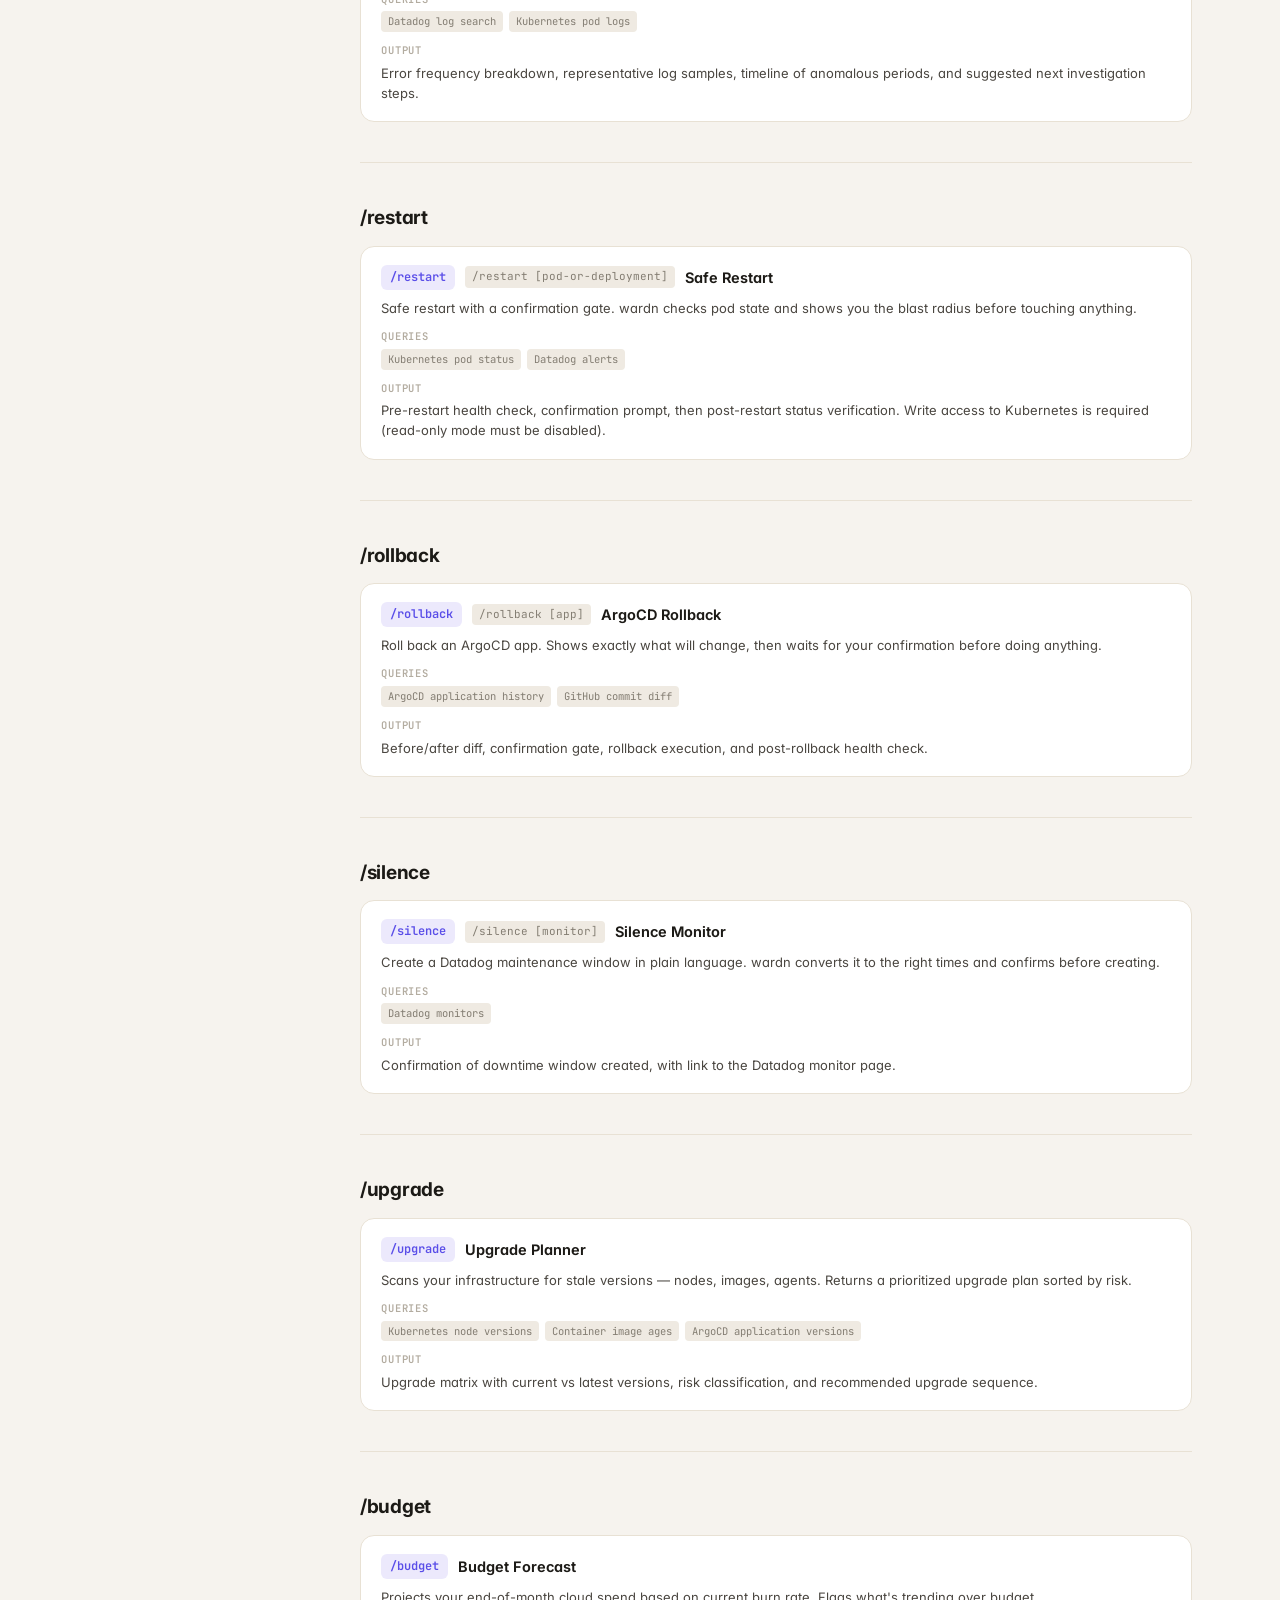
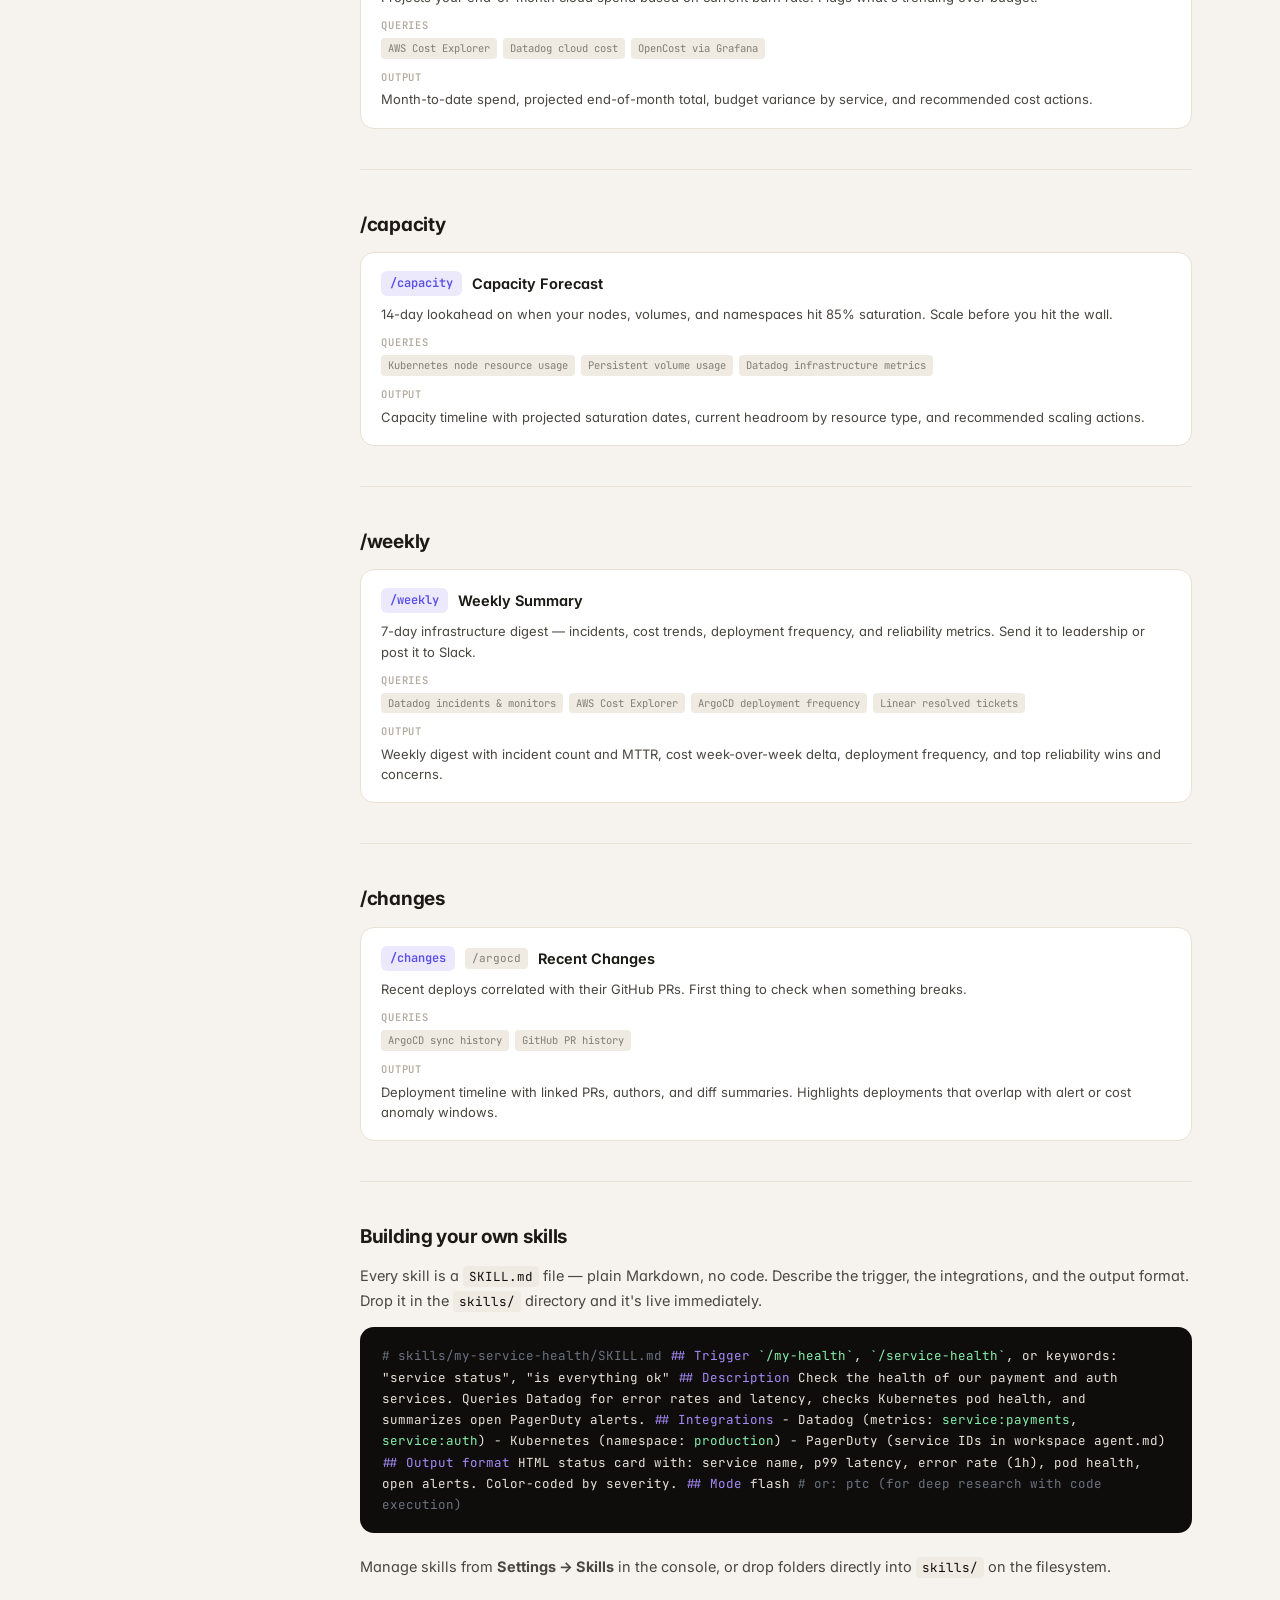
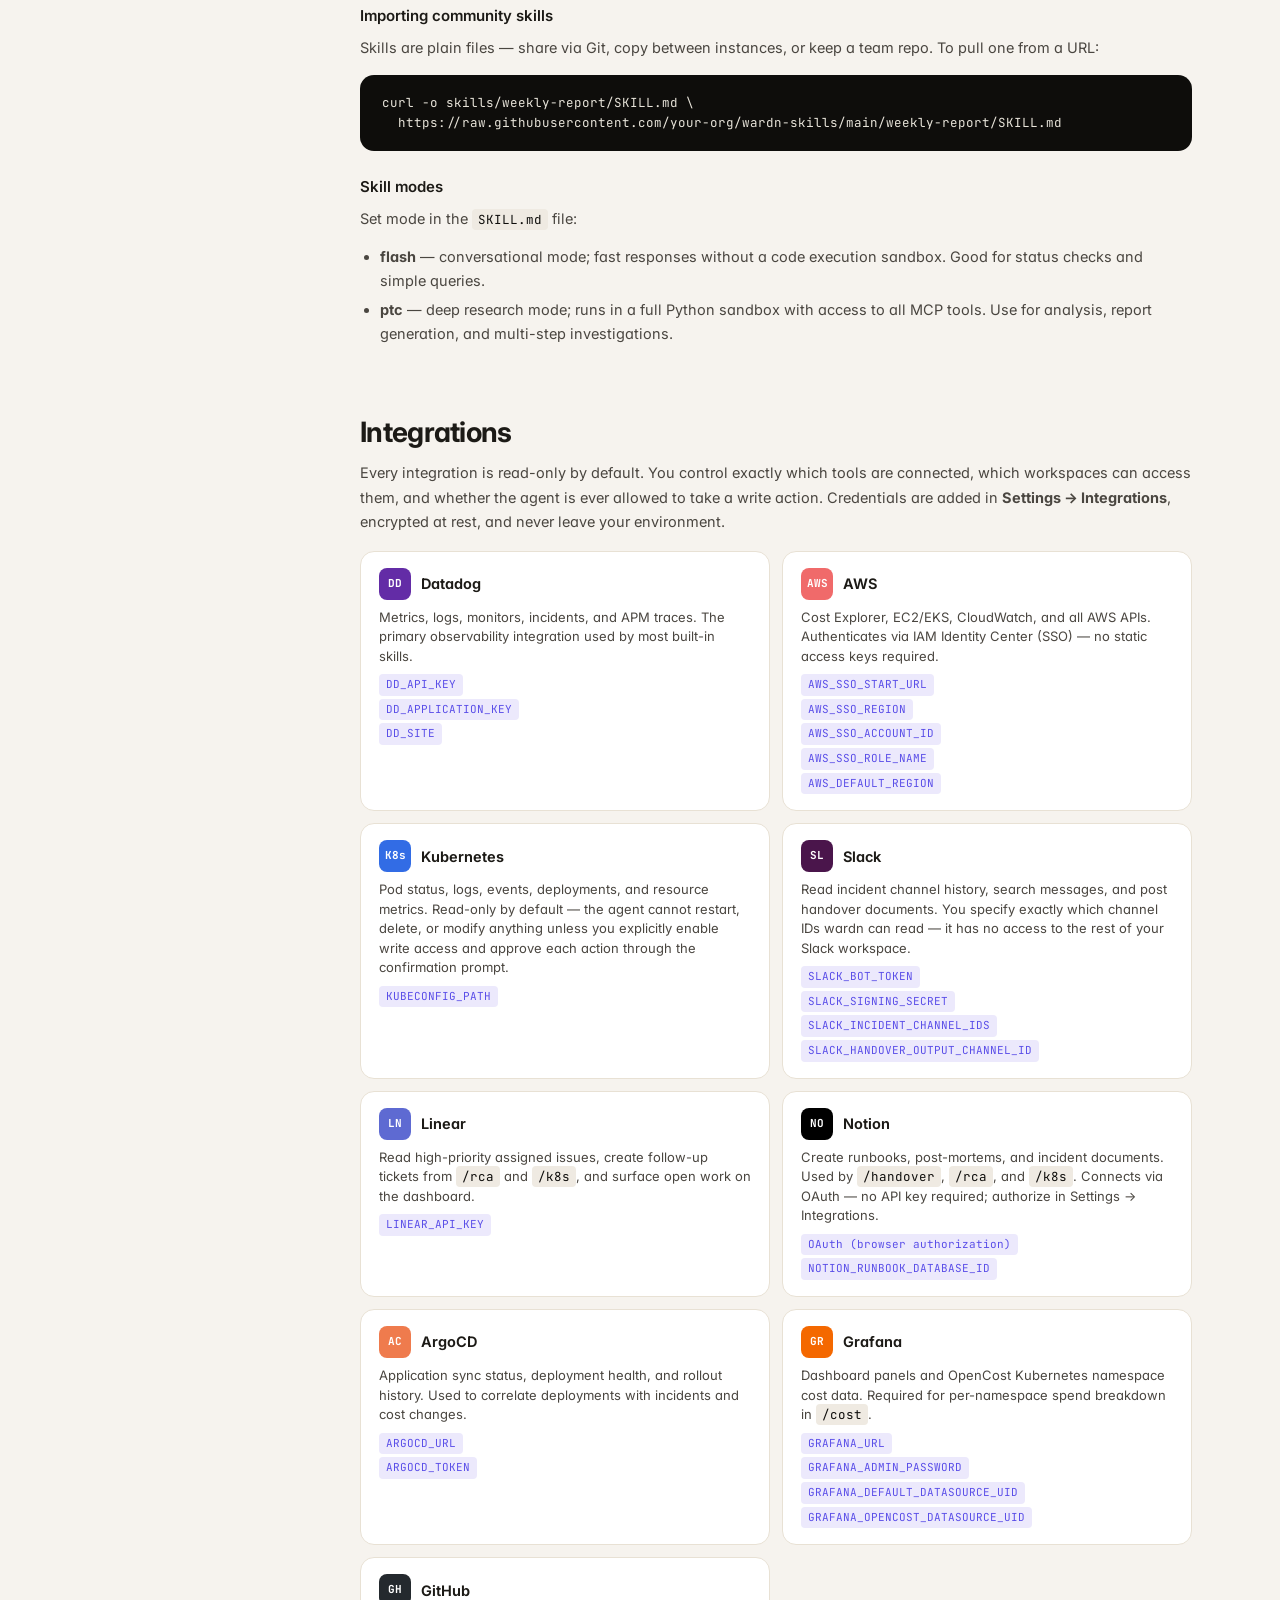
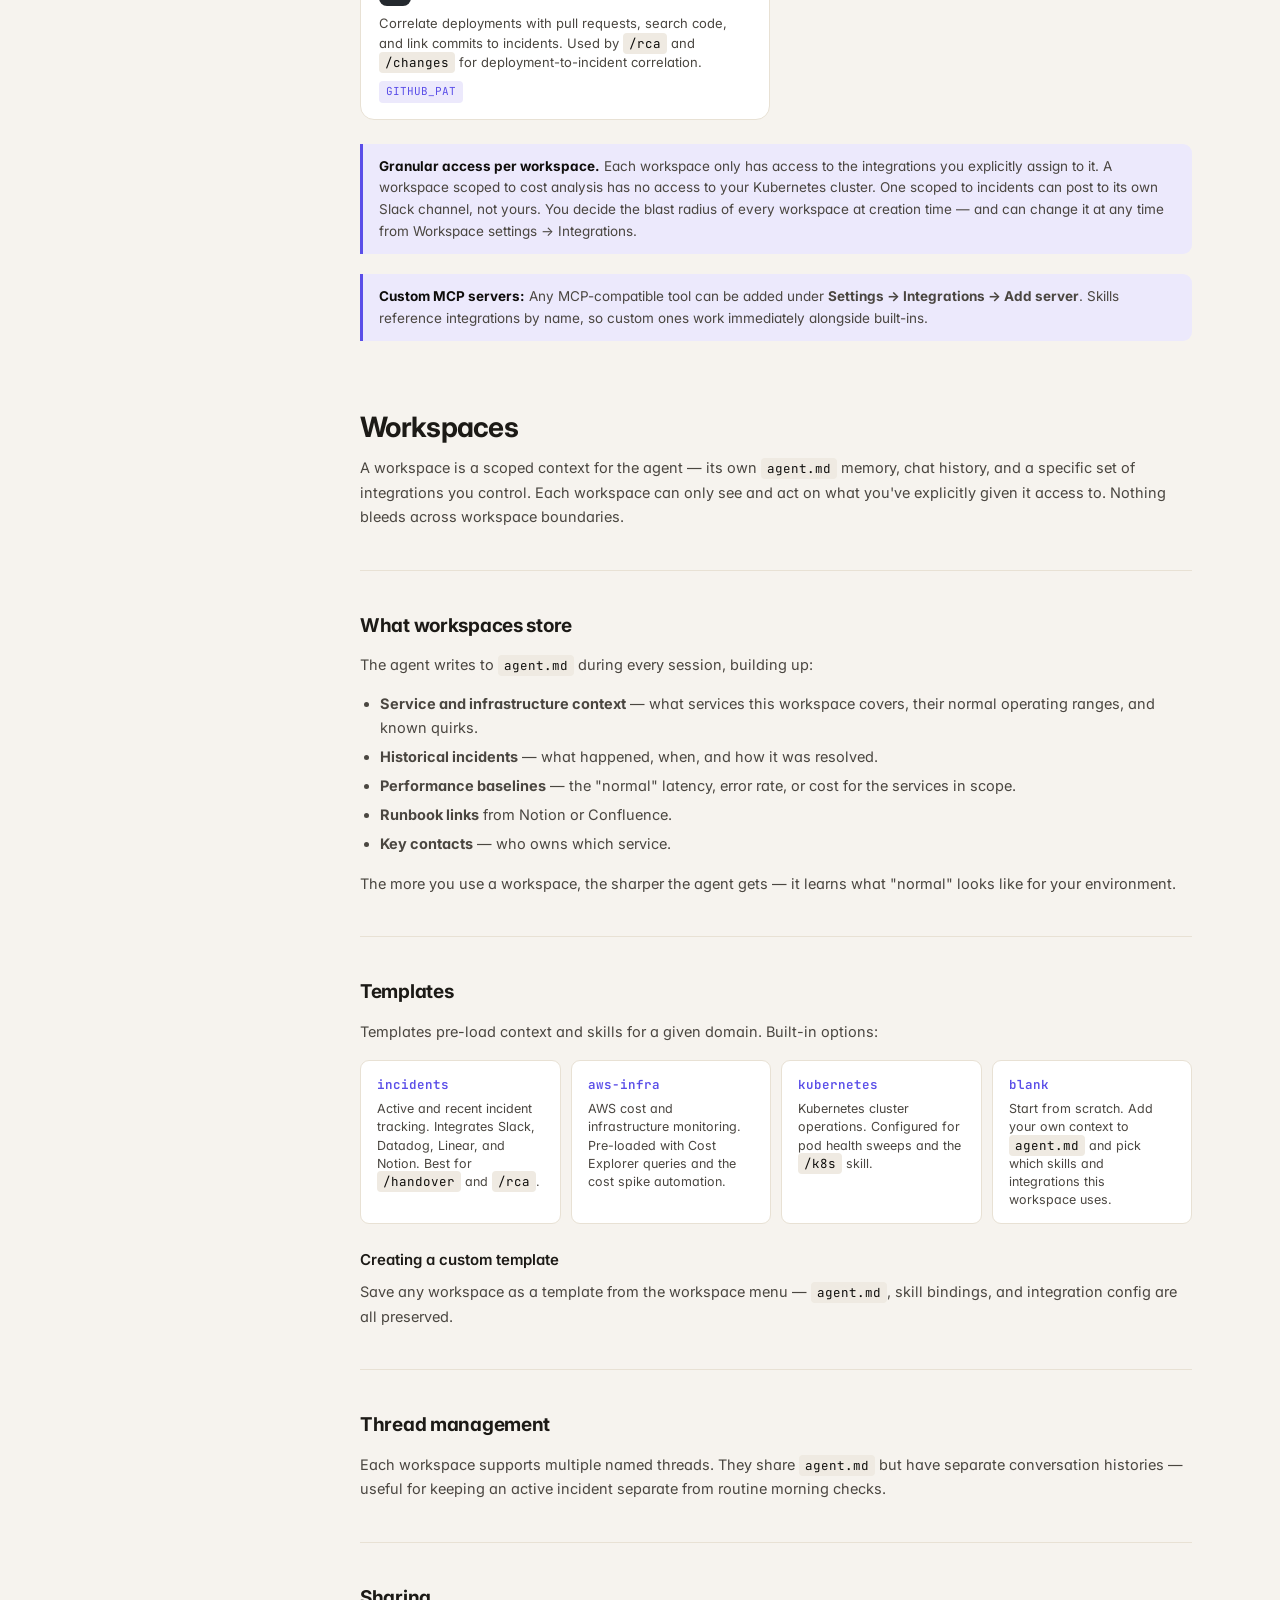
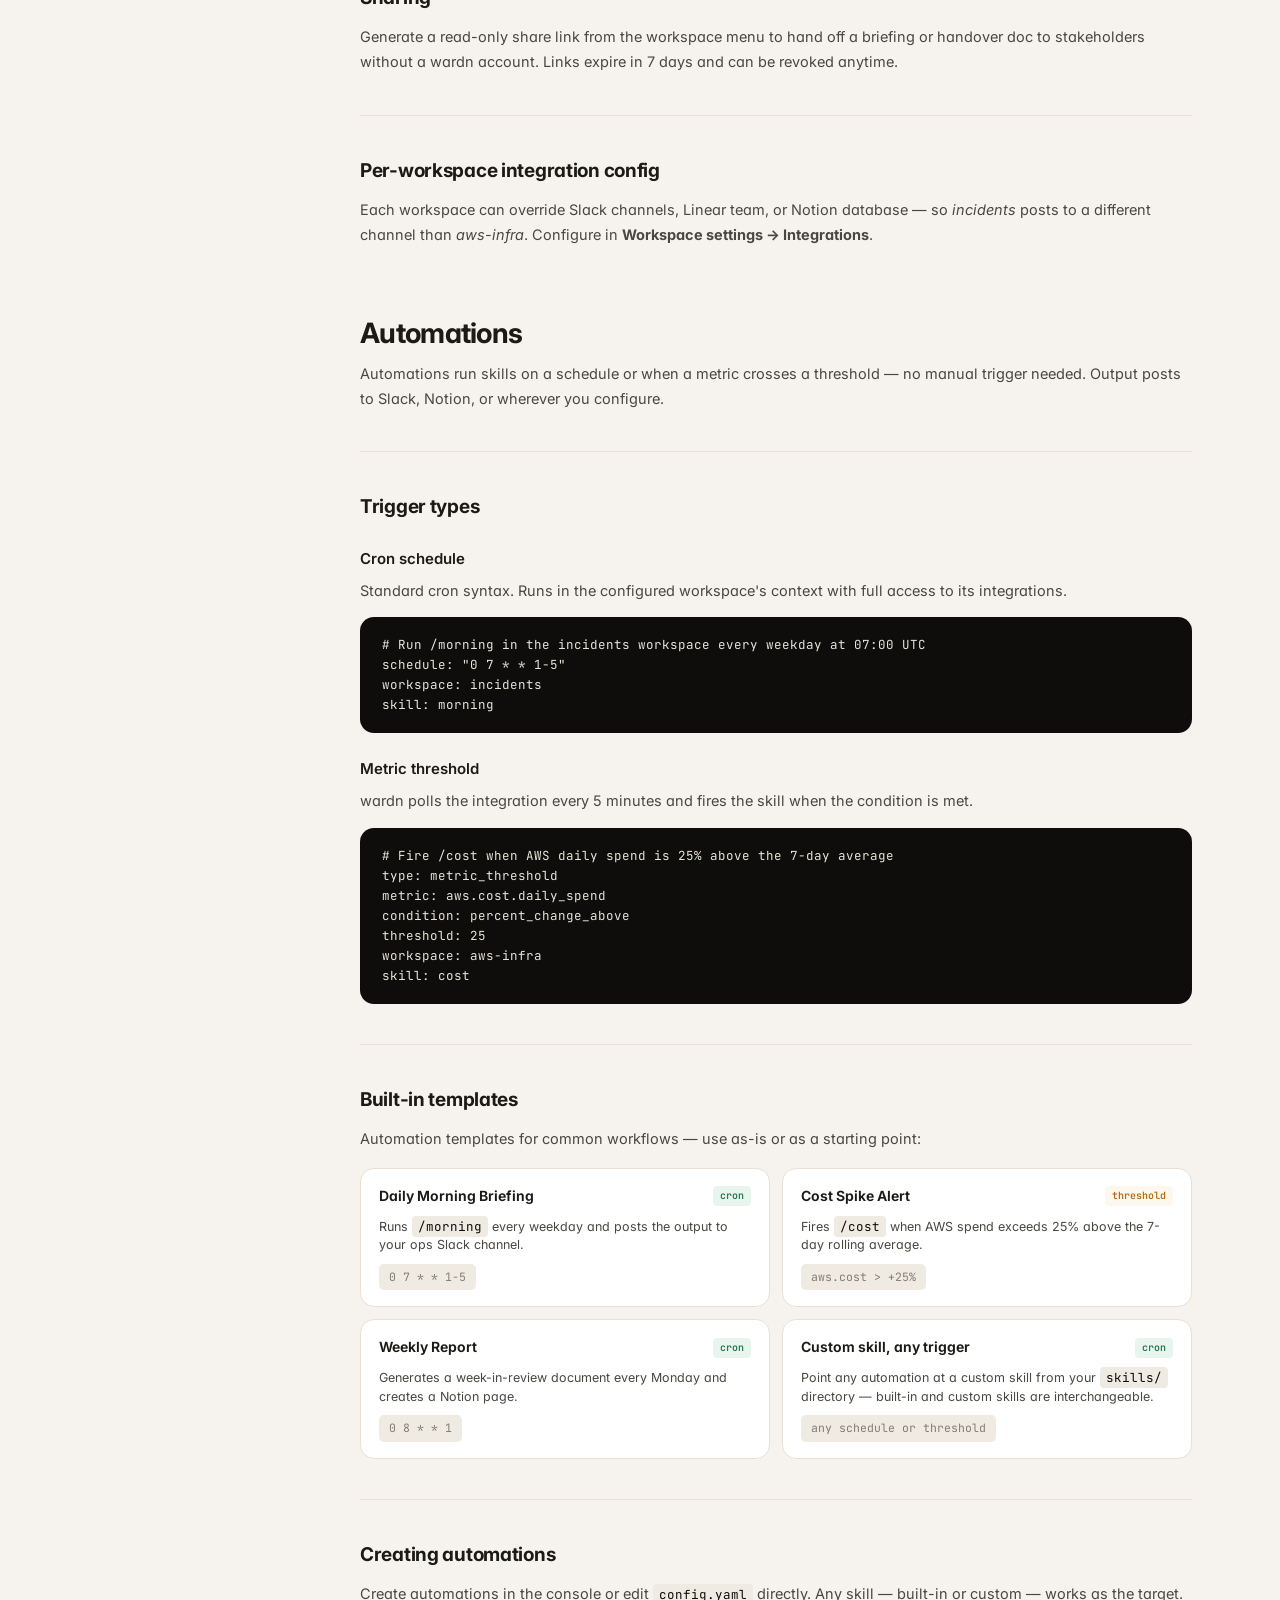
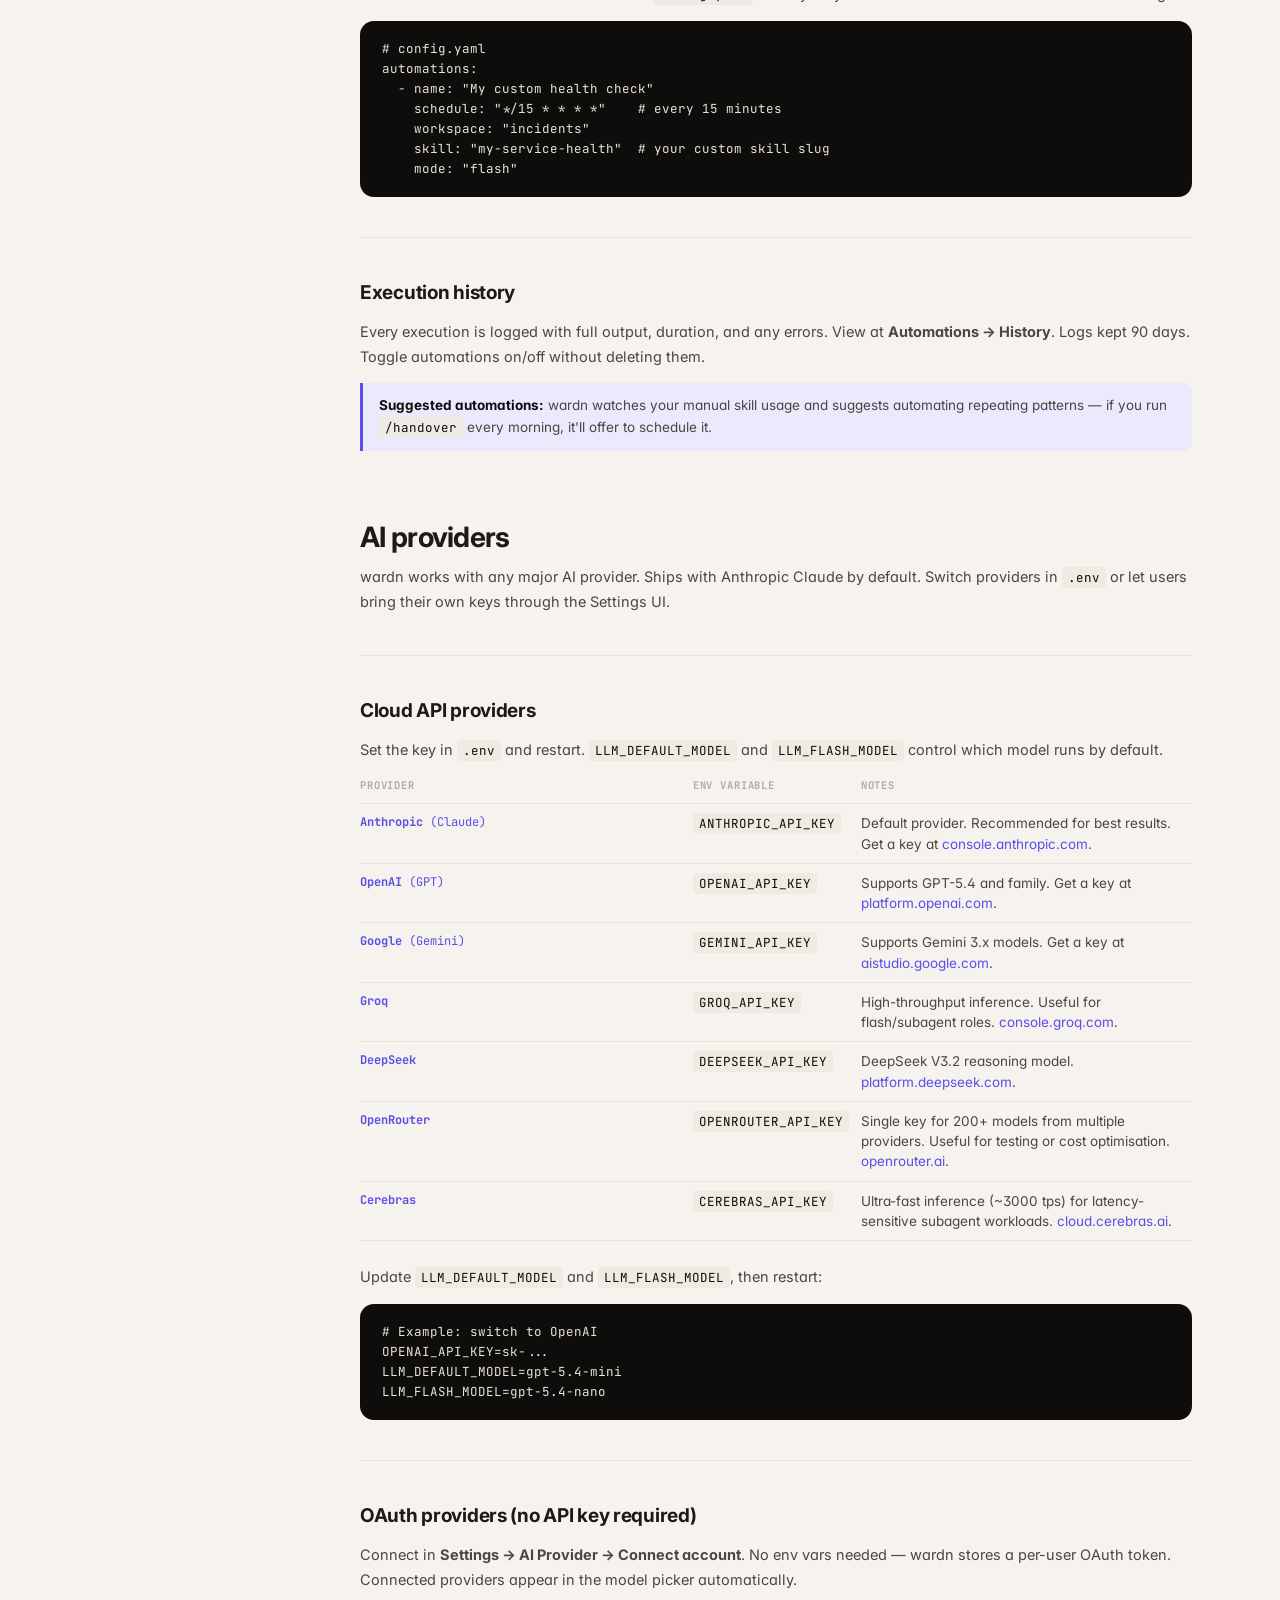
<file: docs.html>
<!doctype html>
<html lang="en">
<head>
<meta charset="utf-8" />
<meta name="viewport" content="width=device-width, initial-scale=1" />
<title>wardn Docs — Getting started, skills, integrations &amp; configuration</title>

<!-- SEO -->
<meta name="description" content="Complete documentation for wardn — self-hosted operations intelligence. Getting started, skills reference, integrations, workspaces, automations and configuration." />
<meta name="robots" content="index, follow" />
<link rel="canonical" href="https://wardn.run/docs.html" />

<!-- Favicons -->
<link rel="icon" href="logo-favicon.svg" type="image/svg+xml" />
<link rel="icon" href="logo-favicon-dark.svg" type="image/svg+xml" media="(prefers-color-scheme: dark)" />

<!-- Open Graph -->
<meta property="og:type" content="website" />
<meta property="og:url" content="https://wardn.run/docs.html" />
<meta property="og:title" content="wardn Docs — Getting started, skills, integrations &amp; configuration" />
<meta property="og:description" content="Complete documentation for wardn — self-hosted operations intelligence." />
<meta property="og:image" content="https://wardn.run/og.png" />

<!-- Twitter -->
<meta name="twitter:card" content="summary_large_image" />
<meta name="twitter:url" content="https://wardn.run/docs.html" />
<meta name="twitter:title" content="wardn Docs — Getting started, skills, integrations &amp; configuration" />
<meta name="twitter:description" content="Complete documentation for wardn — self-hosted operations intelligence." />
<meta name="twitter:image" content="https://wardn.run/og.png" />

<!-- Google Analytics -->
<script async src="https://www.googletagmanager.com/gtag/js?id=G-C9KBS8RWY5"></script>
<script>
  window.dataLayer = window.dataLayer || [];
  function gtag(){dataLayer.push(arguments);}
  gtag('js', new Date());
  gtag('config', 'G-C9KBS8RWY5');
</script>

<link rel="preconnect" href="https://fonts.googleapis.com" />
<link rel="preconnect" href="https://fonts.gstatic.com" crossorigin />
<link href="https://fonts.googleapis.com/css2?family=Inter:wght@400;500;600;700&family=JetBrains+Mono:wght@400;500;600&display=swap" rel="stylesheet" />
<style>
:root{
  --font-sans:"Inter",-apple-system,BlinkMacSystemFont,"Segoe UI",system-ui,sans-serif;
  --font-mono:"JetBrains Mono","SF Mono",ui-monospace,Menlo,monospace;
  --bg:#f6f3ee; --bg-elev:#fbf9f5; --bg-card:#fff; --bg-sunken:#efeae2;
  --ink:#0e0d0b; --ink-2:#3a3631; --line:#e8e1d4; --line-strong:#d6cdb8;
  --text:#1c1a16; --text-2:#4a4640; --text-3:#837d72; --text-4:#b3aca0;
  --accent:#5a4ee8; --accent-2:#3f34c4; --accent-soft:#ece9fc;
  --ok:#1f7a4d; --warn:#b46a16; --bad:#b8341d;
  --r:14px; --r-sm:9px;
}
*{box-sizing:border-box;}
html{scroll-behavior:smooth;}
body{
  margin:0; background:var(--bg); color:var(--text);
  font-family:var(--font-sans); font-size:16px; line-height:1.6;
  -webkit-font-smoothing:antialiased; font-feature-settings:"ss01","cv11";
}
a{color:inherit; text-decoration:none;}
.mono{font-family:var(--font-mono);}
.wrap{max-width:1160px; margin:0 auto; padding:0 28px;}
.eyebrow{
  font-family:var(--font-mono); font-size:12px; letter-spacing:.14em;
  text-transform:uppercase; color:var(--accent); font-weight:600;
}

/* ---- buttons ---- */
.btn{
  display:inline-flex; align-items:center; gap:8px;
  padding:11px 18px; border-radius:10px; font-size:14.5px; font-weight:600;
  border:1px solid transparent; cursor:pointer; transition:transform .12s, background .15s, border-color .15s;
  white-space:nowrap;
}
.btn:hover{transform:translateY(-1px);}
.btn-primary{background:var(--ink); color:#f6f3ee;}
.btn-primary:hover{background:var(--accent);}
.btn-ghost{border-color:var(--line-strong); color:var(--text); background:var(--bg-card);}
.btn-ghost:hover{border-color:var(--ink); background:var(--bg-elev);}
.btn-lg{padding:14px 24px; font-size:15.5px; border-radius:12px;}
.arrow{transition:transform .15s;}
.btn:hover .arrow{transform:translateX(3px);}

/* ---- nav ---- */
header.nav{
  position:sticky; top:0; z-index:50;
  background:color-mix(in oklab, var(--bg) 80%, transparent);
  backdrop-filter:blur(12px); border-bottom:1px solid transparent;
  transition:border-color .2s;
}
header.nav.scrolled{border-bottom-color:var(--line);}
.nav-inner{display:flex; align-items:center; gap:28px; height:66px;}
.brand{display:flex; align-items:center; gap:10px; font-weight:700; font-size:17px; letter-spacing:-.01em;}
.brand .logo{
  width:30px; height:30px; border-radius:8px;
  background:linear-gradient(135deg,var(--accent),oklch(.62 .16 200));
  display:grid; place-items:center; color:#fff; font-weight:700; font-size:15px;
}
.nav-links{display:flex; gap:24px; margin-left:8px;}
.nav-links a{font-size:14px; color:var(--text-2); font-weight:500;}
.nav-links a:hover{color:var(--text);}
.nav-links a.active{color:var(--accent); font-weight:600;}
.nav-cta{margin-left:auto; display:flex; gap:10px; align-items:center;}

/* ---- footer ---- */
footer{border-top:1px solid var(--line); padding:40px 0;}
.foot-inner{display:flex; align-items:center; gap:18px; flex-wrap:wrap;}
.foot-inner .brand{font-size:15px;}
.foot-links{display:flex; gap:22px; margin-left:auto; flex-wrap:wrap;}
.foot-links a{font-size:13.5px; color:var(--text-3);}
.foot-links a:hover{color:var(--text);}
.copyr{font-family:var(--font-mono); font-size:12px; color:var(--text-4); margin-top:18px;}

/* ---- docs layout ---- */
.docs-layout{display:grid; grid-template-columns:220px 1fr; min-height:calc(100vh - 66px); max-width:1160px; margin:0 auto; padding:0 28px;}
.docs-sidebar{position:sticky; top:66px; height:calc(100vh - 66px); overflow-y:auto; padding:32px 24px 32px 0; border-right:1px solid var(--line);}
.docs-content{padding:40px 0 80px 52px;}
.sidebar-group{margin-bottom:22px;}
.sidebar-group-label{font-family:var(--font-mono); font-size:10px; text-transform:uppercase; letter-spacing:.12em; color:var(--text-4); font-weight:600; margin-bottom:8px;}
.sidebar-link{display:block; font-size:13.5px; color:var(--text-2); padding:4px 0; line-height:1.4; transition:color .12s;}
.sidebar-link:hover{color:var(--text);}
.sidebar-link.active{color:var(--accent); font-weight:500;}
.docs-section{margin-bottom:64px; scroll-margin-top:90px;}
.docs-section h1{font-size:28px; font-weight:700; letter-spacing:-.025em; margin:0 0 6px;}
.docs-lead{font-size:16px; color:var(--text-2); margin:0 0 32px; line-height:1.6;}
.docs-section h2{font-size:19px; font-weight:700; letter-spacing:-.015em; margin:40px 0 12px; padding-top:40px; border-top:1px solid var(--line);}
.docs-section h3{font-size:15px; font-weight:600; margin:24px 0 8px;}
.docs-section p{font-size:14.5px; color:var(--text-2); line-height:1.7; margin:0 0 14px;}
.docs-section ul{padding-left:20px; margin:0 0 16px;}
.docs-section li{font-size:14.5px; color:var(--text-2); line-height:1.65; margin-bottom:5px;}
.docs-section code{font-family:var(--font-mono); font-size:12.5px; background:var(--bg-sunken); padding:2px 6px; border-radius:4px; color:var(--ink);}
.docs-section pre{background:var(--ink); color:#e8e4da; border-radius:var(--r); padding:18px 22px; overflow-x:auto; margin:14px 0 22px; font-family:var(--font-mono); font-size:12.5px; line-height:1.6;}
.docs-section pre code{background:none; color:inherit; padding:0; font-size:12.5px;}
.callout{background:var(--accent-soft); border-left:3px solid var(--accent); border-radius:0 var(--r-sm) var(--r-sm) 0; padding:12px 16px; margin:14px 0 20px; font-size:13.5px; color:var(--text-2); line-height:1.6;}
.callout b{color:var(--ink);}
.callout-warn{background:#fef7ed; border-left-color:var(--warn);}
.callout-warn b{color:var(--warn);}

/* skill cards */
.skill-card{background:var(--bg-card); border:1px solid var(--line); border-radius:var(--r); padding:18px 20px; transition:border-color .15s; margin-bottom:20px;}
.skill-card:hover{border-color:var(--line-strong);}
.skill-card-head{display:flex; align-items:center; gap:10px; margin-bottom:8px;}
.skill-slug{font-family:var(--font-mono); font-size:12px; background:var(--accent-soft); color:var(--accent); padding:3px 9px; border-radius:6px; font-weight:600; white-space:nowrap;}
.skill-alias{font-family:var(--font-mono); font-size:11px; background:var(--bg-sunken); color:var(--text-3); padding:2px 7px; border-radius:4px; white-space:nowrap;}
.skill-card-name{font-size:14.5px; font-weight:650;}
.skill-card p{font-size:13px; color:var(--text-2); margin:0 0 10px; line-height:1.55;}
.skill-section-label{font-family:var(--font-mono); font-size:10.5px; text-transform:uppercase; letter-spacing:.08em; color:var(--text-4); font-weight:600; margin:10px 0 4px;}
.skill-meta-row{display:flex; gap:6px; flex-wrap:wrap;}
.skill-meta-tag{font-family:var(--font-mono); font-size:10.5px; background:var(--bg-sunken); color:var(--text-3); padding:2px 7px; border-radius:4px;}

/* integration cards */
.int-grid{display:grid; grid-template-columns:repeat(auto-fill,minmax(280px,1fr)); gap:12px; margin-top:16px;}
.int-card{background:var(--bg-card); border:1px solid var(--line); border-radius:var(--r); padding:16px 18px;}
.int-card-head{display:flex; align-items:center; gap:10px; margin-bottom:8px;}
.int-icon{width:32px; height:32px; border-radius:8px; display:grid; place-items:center; color:#fff; font-family:var(--font-mono); font-size:11px; font-weight:700; flex-shrink:0;}
.int-card h4{font-size:14.5px; font-weight:650; margin:0;}
.int-card p{font-size:13px; color:var(--text-2); margin:0 0 8px; line-height:1.5;}
.badge-soon{display:inline-block; font-family:var(--font-mono); font-size:10px; font-weight:700; letter-spacing:.06em; text-transform:uppercase; background:#fff3e0; color:#b46a16; border:1px solid #f5c07a; border-radius:5px; padding:2px 7px; vertical-align:middle; margin-left:6px;}
.int-creds{display:flex; flex-direction:column; gap:3px;}
.int-cred{font-family:var(--font-mono); font-size:11px; color:var(--accent); background:var(--accent-soft); padding:2px 7px; border-radius:4px; display:inline-block; width:fit-content;}

/* env table */
.env-table{width:100%; border-collapse:collapse; margin:12px 0 24px; font-size:13.5px;}
.env-table th{text-align:left; font-family:var(--font-mono); font-size:10.5px; text-transform:uppercase; letter-spacing:.08em; color:var(--text-4); padding:0 12px 10px 0; border-bottom:1px solid var(--line);}
.env-table td{padding:9px 12px 9px 0; border-bottom:1px solid var(--line); vertical-align:top;}
.env-table td:first-child{font-family:var(--font-mono); font-size:12px; color:var(--accent); width:40%;}
.env-table td:last-child{color:var(--text-2); line-height:1.5;}
.env-table .req{font-family:var(--font-mono); font-size:10px; background:var(--bad); color:#fff; padding:1px 5px; border-radius:3px; margin-left:6px; vertical-align:middle;}

/* numbered steps */
.step{display:flex; gap:14px; margin-bottom:20px;}
.step-num{width:28px; height:28px; border-radius:99px; background:var(--accent); color:#fff; font-size:13px; font-weight:700; display:grid; place-items:center; flex-shrink:0; margin-top:1px;}
.step-body h4{font-size:14.5px; font-weight:650; margin:2px 0 6px;}
.step-body p{font-size:13.5px; color:var(--text-2); margin:0; line-height:1.55;}

/* automation cards */
.auto-grid{display:grid; grid-template-columns:repeat(auto-fill,minmax(300px,1fr)); gap:12px; margin-top:16px;}
.auto-card{background:var(--bg-card); border:1px solid var(--line); border-radius:var(--r); padding:16px 18px;}
.auto-card-head{display:flex; align-items:center; justify-content:space-between; margin-bottom:10px;}
.auto-card h4{font-size:14px; font-weight:650; margin:0;}
.auto-badge{font-family:var(--font-mono); font-size:10px; padding:2px 7px; border-radius:4px; font-weight:600;}
.auto-badge.cron{background:#e8f5ee; color:var(--ok);}
.auto-badge.thresh{background:#fef7ed; color:var(--warn);}
.auto-card p{font-size:12.5px; color:var(--text-2); margin:0 0 8px; line-height:1.5;}
.auto-cron{font-family:var(--font-mono); font-size:11.5px; color:var(--text-3); background:var(--bg-sunken); padding:4px 10px; border-radius:5px; display:inline-block;}

/* workspace template list */
.ws-grid{display:grid; grid-template-columns:repeat(auto-fill,minmax(200px,1fr)); gap:10px; margin-top:16px;}
.ws-card{background:var(--bg-card); border:1px solid var(--line); border-radius:var(--r-sm); padding:14px 16px;}
.ws-card h4{font-family:var(--font-mono); font-size:12.5px; color:var(--accent); font-weight:600; margin:0 0 5px;}
.ws-card p{font-size:12.5px; color:var(--text-2); margin:0; line-height:1.45;}

/* skill file anatomy */
.file-anatomy{background:var(--ink); color:#e8e4da; border-radius:var(--r); padding:18px 22px; font-family:var(--font-mono); font-size:12.5px; line-height:1.7; margin:14px 0 22px; overflow-x:auto;}
.file-anatomy .cm{color:#6b7280;}
.file-anatomy .kw{color:#a78bfa;}
.file-anatomy .str{color:#86efac;}
.file-anatomy .hl{background:color-mix(in oklab,var(--accent) 20%,transparent); border-radius:3px; padding:0 3px;}

/* responsive */
@media (max-width:860px){
  .docs-layout{grid-template-columns:1fr; padding:0 20px;}
  .docs-sidebar{display:none;}
  .docs-content{padding:24px 0 60px;}
}
@media (max-width:900px){
  .nav-links{display:none;}
}
</style>
</head>
<body>

<header class="nav" id="nav">
  <div class="wrap nav-inner">
    <a class="brand" href="index.html"><span class="logo">w</span> wardn</a>
    <nav class="nav-links">
      <a href="index.html#benefits">Why wardn</a>
      <a href="index.html#selfhost">Self-hosted</a>
      <a href="index.html#features">Features</a>
      <a href="index.html#integrations">Integrations</a>
      <a href="index.html#pricing">Pricing</a>
      <a href="docs.html" class="active">Docs</a>
    </nav>
    <div class="nav-cta">
      <a class="btn btn-ghost" href="mailto:sales@wardn.run?subject=wardn%20sales%20enquiry">Contact sales</a>
      <a class="btn btn-primary" href="console.html">Live demo <span class="arrow">→</span></a>
    </div>
  </div>
</header>

<div class="docs-layout">

  <!-- ── Sidebar ── -->
  <aside class="docs-sidebar" id="sidebar">
    <div class="sidebar-group">
      <div class="sidebar-group-label">Getting started</div>
      <a class="sidebar-link" href="#getting-started">Overview</a>
      <a class="sidebar-link" href="#prerequisites">Prerequisites</a>
      <a class="sidebar-link" href="#installation">Installation</a>
      <a class="sidebar-link" href="#first-run">First run</a>
    </div>
    <div class="sidebar-group">
      <div class="sidebar-group-label">Product</div>
      <a class="sidebar-link" href="#dashboard">Dashboard</a>
      <a class="sidebar-link" href="#workspaces">Workspaces</a>
      <a class="sidebar-link" href="#automations">Automations</a>
    </div>
    <div class="sidebar-group">
      <div class="sidebar-group-label">Skills</div>
      <a class="sidebar-link" href="#skills">Built-in skills</a>
      <a class="sidebar-link" href="#building-skills">Building skills</a>
    </div>
    <div class="sidebar-group">
      <div class="sidebar-group-label">Integrations</div>
      <a class="sidebar-link" href="#integrations">All integrations</a>
    </div>
    <div class="sidebar-group">
      <div class="sidebar-group-label">AI providers</div>
      <a class="sidebar-link" href="#ai-providers">Overview</a>
      <a class="sidebar-link" href="#ai-cloud">Cloud APIs</a>
      <a class="sidebar-link" href="#ai-oauth">OAuth (no key)</a>
      <a class="sidebar-link" href="#ai-local">Local models</a>
    </div>
    <div class="sidebar-group">
      <div class="sidebar-group-label">Reference</div>
      <a class="sidebar-link" href="#configuration">Configuration</a>
    </div>
  </aside>

  <!-- ── Main content ── -->
  <main class="docs-content">

    <!-- ════════════════════════════════════
         GETTING STARTED
    ════════════════════════════════════ -->
    <section class="docs-section" id="getting-started">
      <h1>Getting started</h1>
      <p class="docs-lead">wardn runs entirely in your environment — no data leaves your network. Every integration is read-only by default, scoped to exactly what you grant, and you're in full control of what the agent can touch. Up in under ten minutes.</p>

      <h2 id="prerequisites">Prerequisites</h2>
      <p>You need the following on the host machine:</p>
      <ul>
        <li><strong>Docker 24+</strong> — wardn ships as a set of containers. Verify with <code>docker --version</code>.</li>
        <li><strong>Docker Compose v2</strong> — bundled with Docker Desktop; on Linux install the <code>docker-compose-plugin</code> package. Verify with <code>docker compose version</code>.</li>
        <li><strong>8 GB RAM</strong> minimum available for the container set. 16 GB recommended for production use with multiple integrations.</li>
        <li><strong>An LLM API key</strong> — Anthropic Claude is recommended. Any OpenAI-compatible endpoint is supported, including locally-hosted models.</li>
      </ul>

      <div class="callout">
        wardn needs no public IP and no inbound ports. All traffic is outbound — from your network to your tools.
      </div>

      <h2 id="installation">Installation</h2>

      <div class="step">
        <div class="step-num">1</div>
        <div class="step-body">
          <h4>Obtain container registry credentials</h4>
          <p>wardn images are hosted in a private container registry. <a href="mailto:sales@wardn.run" style="color:var(--accent);">Contact sales</a> to receive your registry username and token, then authenticate Docker:</p>
        </div>
      </div>
      <pre><code>docker login ghcr.io -u YOUR_USERNAME --password-stdin
# Paste your registry token and press Enter</code></pre>

      <div class="callout callout-warn" style="margin-bottom:20px;">
        <b>Registry credentials are required.</b> <code>docker compose up</code> will fail to pull images without them. Reach out to <a href="mailto:sales@wardn.run" style="color:var(--warn);">sales@wardn.run</a> if you have not yet received your token.
      </div>

      <div class="step">
        <div class="step-num">2</div>
        <div class="step-body">
          <h4>Clone the repository</h4>
          <p>Clone to the machine running wardn.</p>
        </div>
      </div>
      <pre><code>git clone https://github.com/wardn-run/wardn.git
cd wardn</code></pre>

      <div class="step">
        <div class="step-num">3</div>
        <div class="step-body">
          <h4>Create your environment file</h4>
          <p>Copy the example and open it in your editor. At minimum set <code>POSTGRES_PASSWORD</code>, <code>SECRET_KEY</code>, and at least one LLM API key (e.g. <code>ANTHROPIC_API_KEY</code>).</p>
        </div>
      </div>
      <pre><code>cp .env.example .env
# Edit .env — set POSTGRES_PASSWORD, SECRET_KEY, and ANTHROPIC_API_KEY at minimum</code></pre>

      <div class="step">
        <div class="step-num">4</div>
        <div class="step-body">
          <h4>Start wardn</h4>
          <p>Pulls images on first run — give it a minute.</p>
        </div>
      </div>
      <pre><code>make up</code></pre>

      <div class="step">
        <div class="step-num">5</div>
        <div class="step-body">
          <h4>Verify the stack is healthy</h4>
          <p>All containers should be healthy within 30 seconds.</p>
        </div>
      </div>
      <pre><code>docker compose ps
# All services should show: running (healthy)

curl http://localhost:8000/health
# {"status":"ok"}</code></pre>

      <div class="callout callout-warn">
        <b>An LLM API key is required.</b> wardn will start without one but the AI assistant will be disabled. Set at least one provider key (e.g. <code>ANTHROPIC_API_KEY</code>) before using any skill or the chat interface.
      </div>

      <div class="callout" style="margin-top:16px; border-left:3px solid var(--accent); background:var(--accent-soft);">
        <b>Deploying wardn on Kubernetes is coming soon.</b> A Helm chart and production-grade K8s manifests are in active development. If you want early access or have an enterprise deployment requirement, <a href="mailto:sales@wardn.run" style="color:var(--accent-2);">contact sales</a>.
      </div>

      <h2 id="first-run">First run</h2>

      <div class="step">
        <div class="step-num">1</div>
        <div class="step-body">
          <h4>Open the console</h4>
          <p>Navigate to <a href="http://localhost:3000" style="color:var(--accent);">http://localhost:3000</a> in your browser.</p>
        </div>
      </div>

      <div class="step">
        <div class="step-num">2</div>
        <div class="step-body">
          <h4>Create a workspace</h4>
          <p>Click <strong>New workspace</strong> and pick a template — incidents, kubernetes, aws-infra, or start blank. Templates pre-load context and skills for that domain.</p>
        </div>
      </div>

      <div class="step">
        <div class="step-num">3</div>
        <div class="step-body">
          <h4>Connect an integration</h4>
          <p>Go to <strong>Settings → Integrations</strong> and add credentials for at least one tool. Datadog, Kubernetes, or Slack are the most useful starting points. All credentials are encrypted at rest.</p>
        </div>
      </div>

      <div class="step">
        <div class="step-num">4</div>
        <div class="step-body">
          <h4>Run your first skill</h4>
          <p>Type <code>/morning</code> in the workspace chat. wardn queries all connected integrations in parallel and returns a full ops briefing.</p>
        </div>
      </div>
    </section>

    <!-- ════════════════════════════════════
         DASHBOARD
    ════════════════════════════════════ -->
    <section class="docs-section" id="dashboard">
      <h1>Dashboard</h1>
      <p class="docs-lead">Your home screen. One view of everything that matters right now.</p>

      <h2>What changed</h2>
      <p>The top strip surfaces auto-detected anomalies ranked by impact, classified into four types:</p>
      <ul>
        <li><strong>Incidents</strong> — active alerts or monitors in a firing state across Datadog or ArgoCD.</li>
        <li><strong>Regressions</strong> — performance or reliability metrics that have moved meaningfully outside their historical range.</li>
        <li><strong>Cost drift</strong> — AWS or Kubernetes spend tracking above or below its 7-day baseline by a configurable threshold (default 20%).</li>
        <li><strong>Opportunities</strong> — positive signals such as cost savings from right-sizing, or services performing above their peer group.</li>
      </ul>
      <p>Each item links to the source data and has a one-click <strong>Investigate</strong> action that opens a <code>/investigate</code> session scoped to that anomaly.</p>

      <h2>Cost tracking</h2>
      <p>Month-to-date spend with a 30-day sparkline, aggregated across connected cost sources — AWS, Datadog cloud cost metrics, and Kubernetes namespace costs via OpenCost. Updates hourly, delta vs the previous 30 days.</p>

      <h2>Deployments</h2>
      <p>Recent ArgoCD syncs with status (Synced, OutOfSync, Degraded) and health. Click any deployment for full detail.</p>

      <h2>Open tickets</h2>
      <p>High-priority issues assigned to you from your connected ticketing tool. Supports Linear and others. Hidden when no ticketing integration is configured.</p>
    </section>

    <!-- ════════════════════════════════════
         SKILLS
    ════════════════════════════════════ -->
    <section class="docs-section" id="skills">
      <h1>Skills</h1>
      <p class="docs-lead">Skills are the things you run in chat. Type a slash command — or just describe what you want — and wardn queries your integrations in parallel, runs the analysis, and returns structured output. Comes with built-ins for common ops workflows. Build your own or import from your team.</p>

      <div class="callout">
        You don't need the slash command. <em>"what happened overnight?"</em> or <em>"why is the payments service slow?"</em> — wardn picks the right skill.
      </div>

      <!-- /morning -->
      <h2 id="skill-morning">/morning</h2>
      <div class="skill-card">
        <div class="skill-card-head">
          <span class="skill-slug">/morning</span>
          <span class="skill-alias">/briefing</span>
          <span class="skill-card-name">Morning Briefing</span>
        </div>
        <p>Your shift start briefing. Hits every connected integration in parallel and returns a full overnight summary — ready to read or post straight to Slack.</p>
        <div class="skill-section-label">Queries</div>
        <div class="skill-meta-row">
          <span class="skill-meta-tag">Datadog monitors</span>
          <span class="skill-meta-tag">AWS Cost Explorer</span>
          <span class="skill-meta-tag">Kubernetes events</span>
          <span class="skill-meta-tag">Linear open tickets</span>
          <span class="skill-meta-tag">ArgoCD sync status</span>
        </div>
        <div class="skill-section-label" style="margin-top:10px;">Output</div>
        <p style="margin:0;">HTML widget with overnight service health, cost deltas vs 7-day average, open alerts, assigned Linear tickets, and recommended actions ordered by urgency.</p>
      </div>

      <!-- /cost -->
      <h2 id="skill-cost">/cost</h2>
      <div class="skill-card">
        <div class="skill-card-head">
          <span class="skill-slug">/cost</span>
          <span class="skill-card-name">Cost Analysis</span>
        </div>
        <p>Pulls spend from AWS, Datadog, and OpenCost, then cross-correlates cost spikes with deployments and scaling events. Tells you what changed and when.</p>
        <div class="skill-section-label">Queries</div>
        <div class="skill-meta-row">
          <span class="skill-meta-tag">AWS Cost Explorer</span>
          <span class="skill-meta-tag">Datadog cloud cost</span>
          <span class="skill-meta-tag">OpenCost via Grafana</span>
          <span class="skill-meta-tag">Kubernetes scaling events</span>
        </div>
        <div class="skill-section-label" style="margin-top:10px;">Output</div>
        <p style="margin:0;">Spend breakdown by service, week-over-week trend chart, anomaly highlights with timestamp of inflection, and a root cause hypothesis linking cost changes to infrastructure events.</p>
      </div>

      <!-- /handover -->
      <h2 id="skill-handover">/handover</h2>
      <div class="skill-card">
        <div class="skill-card-head">
          <span class="skill-slug">/handover</span>
          <span class="skill-card-name">Incident Handover</span>
        </div>
        <p>Reads your Slack incident channels and correlates with Datadog, Kubernetes, ArgoCD, and Linear. Comes out the other end as a structured handover doc, ready to post.</p>
        <div class="skill-section-label">Queries</div>
        <div class="skill-meta-row">
          <span class="skill-meta-tag">Slack incident channels</span>
          <span class="skill-meta-tag">Datadog incidents</span>
          <span class="skill-meta-tag">Kubernetes events &amp; logs</span>
          <span class="skill-meta-tag">ArgoCD rollout history</span>
          <span class="skill-meta-tag">Linear tickets</span>
        </div>
        <div class="skill-section-label" style="margin-top:10px;">Output</div>
        <p style="margin:0;">Structured handover card (Summary, Timeline, Current State, Actions Taken, Outstanding Items, Next Steps). Auto-posted to configured Slack channel and saved as a Notion page.</p>
      </div>
      <p>Default lookback is 8 hours. Pass a duration or timestamp to override: <code>/handover 12h</code> or <code>/handover 2026-01-15T06:00Z</code>.</p>

      <!-- /investigate -->
      <h2 id="skill-investigate">/investigate</h2>
      <div class="skill-card">
        <div class="skill-card-head">
          <span class="skill-slug">/investigate</span>
          <span class="skill-card-name">Broad Investigation</span>
        </div>
        <p>Something's wrong but you don't know where. Queries everything for the last 6 hours and builds a change correlation timeline.</p>
        <div class="skill-section-label">Queries</div>
        <div class="skill-meta-row">
          <span class="skill-meta-tag">Datadog monitors &amp; metrics</span>
          <span class="skill-meta-tag">Kubernetes events</span>
          <span class="skill-meta-tag">Linear open issues</span>
          <span class="skill-meta-tag">ArgoCD sync history</span>
          <span class="skill-meta-tag">Runbook search</span>
        </div>
        <div class="skill-section-label" style="margin-top:10px;">Output</div>
        <p style="margin:0;">Cross-source report with a unified change correlation timeline, relevant runbook matches, and a prioritized list of hypotheses. Each hypothesis links to the supporting evidence.</p>
      </div>

      <!-- /k8s -->
      <h2 id="skill-k8s">/k8s</h2>
      <div class="skill-card">
        <div class="skill-card-head">
          <span class="skill-slug">/k8s</span>
          <span class="skill-alias">/pod [name]</span>
          <span class="skill-card-name">Kubernetes Incident</span>
        </div>
        <p>Systematic K8s triage. <code>/k8s</code> sweeps the namespace; <code>/pod [name]</code> targets a specific pod. Works through status, events, logs, node pressure, and recent deploys in order.</p>
        <div class="skill-section-label">Queries</div>
        <div class="skill-meta-row">
          <span class="skill-meta-tag">Kubernetes pod status &amp; events</span>
          <span class="skill-meta-tag">Pod logs (last 200 lines)</span>
          <span class="skill-meta-tag">Node resource pressure</span>
          <span class="skill-meta-tag">Datadog alerts</span>
          <span class="skill-meta-tag">ArgoCD rollout history</span>
        </div>
        <div class="skill-section-label" style="margin-top:10px;">Output</div>
        <p style="margin:0;">Root cause analysis with the most likely failure reason, remediation steps, and optional one-click actions to create a Notion runbook or a Linear ticket.</p>
      </div>

      <!-- /rca -->
      <h2 id="skill-rca">/rca</h2>
      <div class="skill-card">
        <div class="skill-card-head">
          <span class="skill-slug">/rca</span>
          <span class="skill-alias">/root-cause</span>
          <span class="skill-card-name">Root Cause Analysis</span>
        </div>
        <p>Point it at a Slack thread and wardn reads the incident narrative, correlates with Datadog and Kubernetes state during the window, and drafts the full post-mortem.</p>
        <div class="skill-section-label">Queries</div>
        <div class="skill-meta-row">
          <span class="skill-meta-tag">Slack thread</span>
          <span class="skill-meta-tag">Datadog incident &amp; metrics</span>
          <span class="skill-meta-tag">Kubernetes event history</span>
          <span class="skill-meta-tag">ArgoCD deploy history</span>
        </div>
        <div class="skill-section-label" style="margin-top:10px;">Output</div>
        <p style="margin:0;">Full post-mortem saved to Notion with timeline, 5-whys chain, contributing factors, and action items. Linear tickets are created automatically for each action item.</p>
      </div>

      <!-- /oncall -->
      <h2 id="skill-oncall">/oncall</h2>
      <div class="skill-card">
        <div class="skill-card-head">
          <span class="skill-slug">/oncall</span>
          <span class="skill-card-name">On-Call Handoff</span>
        </div>
        <p>Just sat down for your shift. 4-hour lookback, surfaces what's firing, what changed, and what's open — readable in two minutes.</p>
        <div class="skill-section-label">Queries</div>
        <div class="skill-meta-row">
          <span class="skill-meta-tag">Datadog monitors</span>
          <span class="skill-meta-tag">Kubernetes events</span>
          <span class="skill-meta-tag">ArgoCD syncs</span>
          <span class="skill-meta-tag">Linear open issues</span>
        </div>
        <div class="skill-section-label" style="margin-top:10px;">Output</div>
        <p style="margin:0;">Priority-ranked list of active issues, recent changes, and any anomalies. Designed to be read in under two minutes.</p>
      </div>

      <!-- /logs -->
      <h2 id="skill-logs">/logs</h2>
      <div class="skill-card">
        <div class="skill-card-head">
          <span class="skill-slug">/logs</span>
          <span class="skill-alias">/logs [service]</span>
          <span class="skill-card-name">Log Analysis</span>
        </div>
        <p>Cross-source log triage across Datadog and Kubernetes at once. Query by service, time window, or error pattern.</p>
        <div class="skill-section-label">Queries</div>
        <div class="skill-meta-row">
          <span class="skill-meta-tag">Datadog log search</span>
          <span class="skill-meta-tag">Kubernetes pod logs</span>
        </div>
        <div class="skill-section-label" style="margin-top:10px;">Output</div>
        <p style="margin:0;">Error frequency breakdown, representative log samples, timeline of anomalous periods, and suggested next investigation steps.</p>
      </div>

      <!-- /restart -->
      <h2 id="skill-restart">/restart</h2>
      <div class="skill-card">
        <div class="skill-card-head">
          <span class="skill-slug">/restart</span>
          <span class="skill-alias">/restart [pod-or-deployment]</span>
          <span class="skill-card-name">Safe Restart</span>
        </div>
        <p>Safe restart with a confirmation gate. wardn checks pod state and shows you the blast radius before touching anything.</p>
        <div class="skill-section-label">Queries</div>
        <div class="skill-meta-row">
          <span class="skill-meta-tag">Kubernetes pod status</span>
          <span class="skill-meta-tag">Datadog alerts</span>
        </div>
        <div class="skill-section-label" style="margin-top:10px;">Output</div>
        <p style="margin:0;">Pre-restart health check, confirmation prompt, then post-restart status verification. Write access to Kubernetes is required (read-only mode must be disabled).</p>
      </div>

      <!-- /rollback -->
      <h2 id="skill-rollback">/rollback</h2>
      <div class="skill-card">
        <div class="skill-card-head">
          <span class="skill-slug">/rollback</span>
          <span class="skill-alias">/rollback [app]</span>
          <span class="skill-card-name">ArgoCD Rollback</span>
        </div>
        <p>Roll back an ArgoCD app. Shows exactly what will change, then waits for your confirmation before doing anything.</p>
        <div class="skill-section-label">Queries</div>
        <div class="skill-meta-row">
          <span class="skill-meta-tag">ArgoCD application history</span>
          <span class="skill-meta-tag">GitHub commit diff</span>
        </div>
        <div class="skill-section-label" style="margin-top:10px;">Output</div>
        <p style="margin:0;">Before/after diff, confirmation gate, rollback execution, and post-rollback health check.</p>
      </div>

      <!-- /silence -->
      <h2 id="skill-silence">/silence</h2>
      <div class="skill-card">
        <div class="skill-card-head">
          <span class="skill-slug">/silence</span>
          <span class="skill-alias">/silence [monitor]</span>
          <span class="skill-card-name">Silence Monitor</span>
        </div>
        <p>Create a Datadog maintenance window in plain language. wardn converts it to the right times and confirms before creating.</p>
        <div class="skill-section-label">Queries</div>
        <div class="skill-meta-row">
          <span class="skill-meta-tag">Datadog monitors</span>
        </div>
        <div class="skill-section-label" style="margin-top:10px;">Output</div>
        <p style="margin:0;">Confirmation of downtime window created, with link to the Datadog monitor page.</p>
      </div>

      <!-- /upgrade -->
      <h2 id="skill-upgrade">/upgrade</h2>
      <div class="skill-card">
        <div class="skill-card-head">
          <span class="skill-slug">/upgrade</span>
          <span class="skill-card-name">Upgrade Planner</span>
        </div>
        <p>Scans your infrastructure for stale versions — nodes, images, agents. Returns a prioritized upgrade plan sorted by risk.</p>
        <div class="skill-section-label">Queries</div>
        <div class="skill-meta-row">
          <span class="skill-meta-tag">Kubernetes node versions</span>
          <span class="skill-meta-tag">Container image ages</span>
          <span class="skill-meta-tag">ArgoCD application versions</span>
        </div>
        <div class="skill-section-label" style="margin-top:10px;">Output</div>
        <p style="margin:0;">Upgrade matrix with current vs latest versions, risk classification, and recommended upgrade sequence.</p>
      </div>

      <!-- /budget -->
      <h2 id="skill-budget">/budget</h2>
      <div class="skill-card">
        <div class="skill-card-head">
          <span class="skill-slug">/budget</span>
          <span class="skill-card-name">Budget Forecast</span>
        </div>
        <p>Projects your end-of-month cloud spend based on current burn rate. Flags what's trending over budget.</p>
        <div class="skill-section-label">Queries</div>
        <div class="skill-meta-row">
          <span class="skill-meta-tag">AWS Cost Explorer</span>
          <span class="skill-meta-tag">Datadog cloud cost</span>
          <span class="skill-meta-tag">OpenCost via Grafana</span>
        </div>
        <div class="skill-section-label" style="margin-top:10px;">Output</div>
        <p style="margin:0;">Month-to-date spend, projected end-of-month total, budget variance by service, and recommended cost actions.</p>
      </div>

      <!-- /capacity -->
      <h2 id="skill-capacity">/capacity</h2>
      <div class="skill-card">
        <div class="skill-card-head">
          <span class="skill-slug">/capacity</span>
          <span class="skill-card-name">Capacity Forecast</span>
        </div>
        <p>14-day lookahead on when your nodes, volumes, and namespaces hit 85% saturation. Scale before you hit the wall.</p>
        <div class="skill-section-label">Queries</div>
        <div class="skill-meta-row">
          <span class="skill-meta-tag">Kubernetes node resource usage</span>
          <span class="skill-meta-tag">Persistent volume usage</span>
          <span class="skill-meta-tag">Datadog infrastructure metrics</span>
        </div>
        <div class="skill-section-label" style="margin-top:10px;">Output</div>
        <p style="margin:0;">Capacity timeline with projected saturation dates, current headroom by resource type, and recommended scaling actions.</p>
      </div>

      <!-- /weekly -->
      <h2 id="skill-weekly">/weekly</h2>
      <div class="skill-card">
        <div class="skill-card-head">
          <span class="skill-slug">/weekly</span>
          <span class="skill-card-name">Weekly Summary</span>
        </div>
        <p>7-day infrastructure digest — incidents, cost trends, deployment frequency, and reliability metrics. Send it to leadership or post it to Slack.</p>
        <div class="skill-section-label">Queries</div>
        <div class="skill-meta-row">
          <span class="skill-meta-tag">Datadog incidents &amp; monitors</span>
          <span class="skill-meta-tag">AWS Cost Explorer</span>
          <span class="skill-meta-tag">ArgoCD deployment frequency</span>
          <span class="skill-meta-tag">Linear resolved tickets</span>
        </div>
        <div class="skill-section-label" style="margin-top:10px;">Output</div>
        <p style="margin:0;">Weekly digest with incident count and MTTR, cost week-over-week delta, deployment frequency, and top reliability wins and concerns.</p>
      </div>

      <!-- /changes -->
      <h2 id="skill-changes">/changes</h2>
      <div class="skill-card">
        <div class="skill-card-head">
          <span class="skill-slug">/changes</span>
          <span class="skill-alias">/argocd</span>
          <span class="skill-card-name">Recent Changes</span>
        </div>
        <p>Recent deploys correlated with their GitHub PRs. First thing to check when something breaks.</p>
        <div class="skill-section-label">Queries</div>
        <div class="skill-meta-row">
          <span class="skill-meta-tag">ArgoCD sync history</span>
          <span class="skill-meta-tag">GitHub PR history</span>
        </div>
        <div class="skill-section-label" style="margin-top:10px;">Output</div>
        <p style="margin:0;">Deployment timeline with linked PRs, authors, and diff summaries. Highlights deployments that overlap with alert or cost anomaly windows.</p>
      </div>

      <!-- Building skills -->
      <h2 id="building-skills">Building your own skills</h2>
      <p>Every skill is a <code>SKILL.md</code> file — plain Markdown, no code. Describe the trigger, the integrations, and the output format. Drop it in the <code>skills/</code> directory and it's live immediately.</p>

      <div class="file-anatomy">
<span class="cm"># skills/my-service-health/SKILL.md</span>

<span class="kw">## Trigger</span>
<span class="str">`/my-health`</span>, <span class="str">`/service-health`</span>, or keywords: "service status", "is everything ok"

<span class="kw">## Description</span>
Check the health of our payment and auth services. Queries Datadog for
error rates and latency, checks Kubernetes pod health, and summarizes
open PagerDuty alerts.

<span class="kw">## Integrations</span>
- Datadog (metrics: <span class="str">service:payments</span>, <span class="str">service:auth</span>)
- Kubernetes (namespace: <span class="str">production</span>)
- PagerDuty (service IDs in workspace agent.md)

<span class="kw">## Output format</span>
HTML status card with: service name, p99 latency, error rate (1h),
pod health, open alerts. Color-coded by severity.

<span class="kw">## Mode</span>
flash  <span class="cm"># or: ptc (for deep research with code execution)</span></div>

      <p>Manage skills from <strong>Settings → Skills</strong> in the console, or drop folders directly into <code>skills/</code> on the filesystem.</p>

      <h3>Importing community skills</h3>
      <p>Skills are plain files — share via Git, copy between instances, or keep a team repo. To pull one from a URL:</p>
      <pre><code>curl -o skills/weekly-report/SKILL.md \
  https://raw.githubusercontent.com/your-org/wardn-skills/main/weekly-report/SKILL.md</code></pre>

      <h3>Skill modes</h3>
      <p>Set mode in the <code>SKILL.md</code> file:</p>
      <ul>
        <li><strong>flash</strong> — conversational mode; fast responses without a code execution sandbox. Good for status checks and simple queries.</li>
        <li><strong>ptc</strong> — deep research mode; runs in a full Python sandbox with access to all MCP tools. Use for analysis, report generation, and multi-step investigations.</li>
      </ul>
    </section>

    <!-- ════════════════════════════════════
         INTEGRATIONS
    ════════════════════════════════════ -->
    <section class="docs-section" id="integrations">
      <h1>Integrations</h1>
      <p class="docs-lead">Every integration is read-only by default. You control exactly which tools are connected, which workspaces can access them, and whether the agent is ever allowed to take a write action. Credentials are added in <strong>Settings → Integrations</strong>, encrypted at rest, and never leave your environment.</p>

      <div class="int-grid">

        <div class="int-card">
          <div class="int-card-head">
            <div class="int-icon" style="background:#632ca6;">DD</div>
            <h4>Datadog</h4>
          </div>
          <p>Metrics, logs, monitors, incidents, and APM traces. The primary observability integration used by most built-in skills.</p>
          <div class="int-creds">
            <span class="int-cred">DD_API_KEY</span>
            <span class="int-cred">DD_APPLICATION_KEY</span>
            <span class="int-cred">DD_SITE</span>
          </div>
        </div>

        <div class="int-card">
          <div class="int-card-head">
            <div class="int-icon" style="background:#f06a6a;">AWS</div>
            <h4>AWS</h4>
          </div>
          <p>Cost Explorer, EC2/EKS, CloudWatch, and all AWS APIs. Authenticates via IAM Identity Center (SSO) — no static access keys required.</p>
          <div class="int-creds">
            <span class="int-cred">AWS_SSO_START_URL</span>
            <span class="int-cred">AWS_SSO_REGION</span>
            <span class="int-cred">AWS_SSO_ACCOUNT_ID</span>
            <span class="int-cred">AWS_SSO_ROLE_NAME</span>
            <span class="int-cred">AWS_DEFAULT_REGION</span>
          </div>
        </div>

        <div class="int-card">
          <div class="int-card-head">
            <div class="int-icon" style="background:#326ce5;">K8s</div>
            <h4>Kubernetes</h4>
          </div>
          <p>Pod status, logs, events, deployments, and resource metrics. Read-only by default — the agent cannot restart, delete, or modify anything unless you explicitly enable write access and approve each action through the confirmation prompt.</p>
          <div class="int-creds">
            <span class="int-cred">KUBECONFIG_PATH</span>
          </div>
        </div>

        <div class="int-card">
          <div class="int-card-head">
            <div class="int-icon" style="background:#4a154b;">SL</div>
            <h4>Slack</h4>
          </div>
          <p>Read incident channel history, search messages, and post handover documents. You specify exactly which channel IDs wardn can read — it has no access to the rest of your Slack workspace.</p>
          <div class="int-creds">
            <span class="int-cred">SLACK_BOT_TOKEN</span>
            <span class="int-cred">SLACK_SIGNING_SECRET</span>
            <span class="int-cred">SLACK_INCIDENT_CHANNEL_IDS</span>
            <span class="int-cred">SLACK_HANDOVER_OUTPUT_CHANNEL_ID</span>
          </div>
        </div>

        <div class="int-card">
          <div class="int-card-head">
            <div class="int-icon" style="background:#5e6ad2;">LN</div>
            <h4>Linear</h4>
          </div>
          <p>Read high-priority assigned issues, create follow-up tickets from <code>/rca</code> and <code>/k8s</code>, and surface open work on the dashboard.</p>
          <div class="int-creds">
            <span class="int-cred">LINEAR_API_KEY</span>
          </div>
        </div>

        <div class="int-card">
          <div class="int-card-head">
            <div class="int-icon" style="background:#000;">NO</div>
            <h4>Notion</h4>
          </div>
          <p>Create runbooks, post-mortems, and incident documents. Used by <code>/handover</code>, <code>/rca</code>, and <code>/k8s</code>. Connects via OAuth — no API key required; authorize in Settings → Integrations.</p>
          <div class="int-creds">
            <span class="int-cred">OAuth (browser authorization)</span>
            <span class="int-cred">NOTION_RUNBOOK_DATABASE_ID</span>
          </div>
        </div>

        <div class="int-card">
          <div class="int-card-head">
            <div class="int-icon" style="background:#ef7b4d;">AC</div>
            <h4>ArgoCD</h4>
          </div>
          <p>Application sync status, deployment health, and rollout history. Used to correlate deployments with incidents and cost changes.</p>
          <div class="int-creds">
            <span class="int-cred">ARGOCD_URL</span>
            <span class="int-cred">ARGOCD_TOKEN</span>
          </div>
        </div>

        <div class="int-card">
          <div class="int-card-head">
            <div class="int-icon" style="background:#f46800;">GR</div>
            <h4>Grafana</h4>
          </div>
          <p>Dashboard panels and OpenCost Kubernetes namespace cost data. Required for per-namespace spend breakdown in <code>/cost</code>.</p>
          <div class="int-creds">
            <span class="int-cred">GRAFANA_URL</span>
            <span class="int-cred">GRAFANA_ADMIN_PASSWORD</span>
            <span class="int-cred">GRAFANA_DEFAULT_DATASOURCE_UID</span>
            <span class="int-cred">GRAFANA_OPENCOST_DATASOURCE_UID</span>
          </div>
        </div>

        <div class="int-card">
          <div class="int-card-head">
            <div class="int-icon" style="background:#24292e;">GH</div>
            <h4>GitHub</h4>
          </div>
          <p>Correlate deployments with pull requests, search code, and link commits to incidents. Used by <code>/rca</code> and <code>/changes</code> for deployment-to-incident correlation.</p>
          <div class="int-creds">
            <span class="int-cred">GITHUB_PAT</span>
          </div>
        </div>

      </div>

      <div class="callout" style="margin-top:24px;">
        <b>Granular access per workspace.</b> Each workspace only has access to the integrations you explicitly assign to it. A workspace scoped to cost analysis has no access to your Kubernetes cluster. One scoped to incidents can post to its own Slack channel, not yours. You decide the blast radius of every workspace at creation time — and can change it at any time from Workspace settings → Integrations.
      </div>

      <div class="callout" style="margin-top:12px;">
        <b>Custom MCP servers:</b> Any MCP-compatible tool can be added under <strong>Settings → Integrations → Add server</strong>. Skills reference integrations by name, so custom ones work immediately alongside built-ins.
      </div>
    </section>

    <!-- ════════════════════════════════════
         WORKSPACES
    ════════════════════════════════════ -->
    <section class="docs-section" id="workspaces">
      <h1>Workspaces</h1>
      <p class="docs-lead">A workspace is a scoped context for the agent — its own <code>agent.md</code> memory, chat history, and a specific set of integrations you control. Each workspace can only see and act on what you've explicitly given it access to. Nothing bleeds across workspace boundaries.</p>

      <h2>What workspaces store</h2>
      <p>The agent writes to <code>agent.md</code> during every session, building up:</p>
      <ul>
        <li><strong>Service and infrastructure context</strong> — what services this workspace covers, their normal operating ranges, and known quirks.</li>
        <li><strong>Historical incidents</strong> — what happened, when, and how it was resolved.</li>
        <li><strong>Performance baselines</strong> — the "normal" latency, error rate, or cost for the services in scope.</li>
        <li><strong>Runbook links</strong> from Notion or Confluence.</li>
        <li><strong>Key contacts</strong> — who owns which service.</li>
      </ul>
      <p>The more you use a workspace, the sharper the agent gets — it learns what "normal" looks like for your environment.</p>

      <h2>Templates</h2>
      <p>Templates pre-load context and skills for a given domain. Built-in options:</p>
      <div class="ws-grid">
        <div class="ws-card">
          <h4>incidents</h4>
          <p>Active and recent incident tracking. Integrates Slack, Datadog, Linear, and Notion. Best for <code>/handover</code> and <code>/rca</code>.</p>
        </div>
        <div class="ws-card">
          <h4>aws-infra</h4>
          <p>AWS cost and infrastructure monitoring. Pre-loaded with Cost Explorer queries and the cost spike automation.</p>
        </div>
        <div class="ws-card">
          <h4>kubernetes</h4>
          <p>Kubernetes cluster operations. Configured for pod health sweeps and the <code>/k8s</code> skill.</p>
        </div>
        <div class="ws-card">
          <h4>blank</h4>
          <p>Start from scratch. Add your own context to <code>agent.md</code> and pick which skills and integrations this workspace uses.</p>
        </div>
      </div>

      <h3>Creating a custom template</h3>
      <p>Save any workspace as a template from the workspace menu — <code>agent.md</code>, skill bindings, and integration config are all preserved.</p>

      <h2>Thread management</h2>
      <p>Each workspace supports multiple named threads. They share <code>agent.md</code> but have separate conversation histories — useful for keeping an active incident separate from routine morning checks.</p>

      <h2>Sharing</h2>
      <p>Generate a read-only share link from the workspace menu to hand off a briefing or handover doc to stakeholders without a wardn account. Links expire in 7 days and can be revoked anytime.</p>

      <h2>Per-workspace integration config</h2>
      <p>Each workspace can override Slack channels, Linear team, or Notion database — so <em>incidents</em> posts to a different channel than <em>aws-infra</em>. Configure in <strong>Workspace settings → Integrations</strong>.</p>
    </section>

    <!-- ════════════════════════════════════
         AUTOMATIONS
    ════════════════════════════════════ -->
    <section class="docs-section" id="automations">
      <h1>Automations</h1>
      <p class="docs-lead">Automations run skills on a schedule or when a metric crosses a threshold — no manual trigger needed. Output posts to Slack, Notion, or wherever you configure.</p>

      <h2>Trigger types</h2>
      <h3>Cron schedule</h3>
      <p>Standard cron syntax. Runs in the configured workspace's context with full access to its integrations.</p>
      <pre><code># Run /morning in the incidents workspace every weekday at 07:00 UTC
schedule: "0 7 * * 1-5"
workspace: incidents
skill: morning</code></pre>

      <h3>Metric threshold</h3>
      <p>wardn polls the integration every 5 minutes and fires the skill when the condition is met.</p>
      <pre><code># Fire /cost when AWS daily spend is 25% above the 7-day average
type: metric_threshold
metric: aws.cost.daily_spend
condition: percent_change_above
threshold: 25
workspace: aws-infra
skill: cost</code></pre>

      <h2>Built-in templates</h2>
      <p>Automation templates for common workflows — use as-is or as a starting point:</p>
      <div class="auto-grid">
        <div class="auto-card">
          <div class="auto-card-head">
            <h4>Daily Morning Briefing</h4>
            <span class="auto-badge cron">cron</span>
          </div>
          <p>Runs <code>/morning</code> every weekday and posts the output to your ops Slack channel.</p>
          <span class="auto-cron">0 7 * * 1-5</span>
        </div>
        <div class="auto-card">
          <div class="auto-card-head">
            <h4>Cost Spike Alert</h4>
            <span class="auto-badge thresh">threshold</span>
          </div>
          <p>Fires <code>/cost</code> when AWS spend exceeds 25% above the 7-day rolling average.</p>
          <span class="auto-cron">aws.cost &gt; +25%</span>
        </div>
        <div class="auto-card">
          <div class="auto-card-head">
            <h4>Weekly Report</h4>
            <span class="auto-badge cron">cron</span>
          </div>
          <p>Generates a week-in-review document every Monday and creates a Notion page.</p>
          <span class="auto-cron">0 8 * * 1</span>
        </div>
        <div class="auto-card">
          <div class="auto-card-head">
            <h4>Custom skill, any trigger</h4>
            <span class="auto-badge cron">cron</span>
          </div>
          <p>Point any automation at a custom skill from your <code>skills/</code> directory — built-in and custom skills are interchangeable.</p>
          <span class="auto-cron">any schedule or threshold</span>
        </div>
      </div>

      <h2>Creating automations</h2>
      <p>Create automations in the console or edit <code>config.yaml</code> directly. Any skill — built-in or custom — works as the target.</p>
      <pre><code># config.yaml
automations:
  - name: "My custom health check"
    schedule: "*/15 * * * *"    # every 15 minutes
    workspace: "incidents"
    skill: "my-service-health"  # your custom skill slug
    mode: "flash"</code></pre>

      <h2>Execution history</h2>
      <p>Every execution is logged with full output, duration, and any errors. View at <strong>Automations → History</strong>. Logs kept 90 days. Toggle automations on/off without deleting them.</p>

      <div class="callout">
        <b>Suggested automations:</b> wardn watches your manual skill usage and suggests automating repeating patterns — if you run <code>/handover</code> every morning, it'll offer to schedule it.
      </div>
    </section>

    <!-- ════════════════════════════════════
         CONFIGURATION
    ════════════════════════════════════ -->
    <!-- ════════════════════════════════════
         AI PROVIDERS
    ════════════════════════════════════ -->
    <section class="docs-section" id="ai-providers">
      <h1>AI providers</h1>
      <p class="docs-lead">wardn works with any major AI provider. Ships with Anthropic Claude by default. Switch providers in <code>.env</code> or let users bring their own keys through the Settings UI.</p>

      <h2 id="ai-cloud">Cloud API providers</h2>
      <p>Set the key in <code>.env</code> and restart. <code>LLM_DEFAULT_MODEL</code> and <code>LLM_FLASH_MODEL</code> control which model runs by default.</p>

      <table class="env-table">
        <thead><tr><th>Provider</th><th>Env variable</th><th>Notes</th></tr></thead>
        <tbody>
          <tr>
            <td><strong>Anthropic</strong> (Claude)</td>
            <td><code>ANTHROPIC_API_KEY</code></td>
            <td>Default provider. Recommended for best results. Get a key at <a href="https://console.anthropic.com" target="_blank" rel="noopener" style="color:var(--accent)">console.anthropic.com</a>.</td>
          </tr>
          <tr>
            <td><strong>OpenAI</strong> (GPT)</td>
            <td><code>OPENAI_API_KEY</code></td>
            <td>Supports GPT-5.4 and family. Get a key at <a href="https://platform.openai.com" target="_blank" rel="noopener" style="color:var(--accent)">platform.openai.com</a>.</td>
          </tr>
          <tr>
            <td><strong>Google</strong> (Gemini)</td>
            <td><code>GEMINI_API_KEY</code></td>
            <td>Supports Gemini 3.x models. Get a key at <a href="https://aistudio.google.com" target="_blank" rel="noopener" style="color:var(--accent)">aistudio.google.com</a>.</td>
          </tr>
          <tr>
            <td><strong>Groq</strong></td>
            <td><code>GROQ_API_KEY</code></td>
            <td>High-throughput inference. Useful for flash/subagent roles. <a href="https://console.groq.com" target="_blank" rel="noopener" style="color:var(--accent)">console.groq.com</a>.</td>
          </tr>
          <tr>
            <td><strong>DeepSeek</strong></td>
            <td><code>DEEPSEEK_API_KEY</code></td>
            <td>DeepSeek V3.2 reasoning model. <a href="https://platform.deepseek.com" target="_blank" rel="noopener" style="color:var(--accent)">platform.deepseek.com</a>.</td>
          </tr>
          <tr>
            <td><strong>OpenRouter</strong></td>
            <td><code>OPENROUTER_API_KEY</code></td>
            <td>Single key for 200+ models from multiple providers. Useful for testing or cost optimisation. <a href="https://openrouter.ai" target="_blank" rel="noopener" style="color:var(--accent)">openrouter.ai</a>.</td>
          </tr>
          <tr>
            <td><strong>Cerebras</strong></td>
            <td><code>CEREBRAS_API_KEY</code></td>
            <td>Ultra-fast inference (~3000 tps) for latency-sensitive subagent workloads. <a href="https://cloud.cerebras.ai" target="_blank" rel="noopener" style="color:var(--accent)">cloud.cerebras.ai</a>.</td>
          </tr>
        </tbody>
      </table>

      <p>Update <code>LLM_DEFAULT_MODEL</code> and <code>LLM_FLASH_MODEL</code>, then restart:</p>
      <pre><code># Example: switch to OpenAI
OPENAI_API_KEY=sk-...
LLM_DEFAULT_MODEL=gpt-5.4-mini
LLM_FLASH_MODEL=gpt-5.4-nano</code></pre>

      <h2 id="ai-oauth">OAuth providers (no API key required)</h2>
      <p>Connect in <strong>Settings → AI Provider → Connect account</strong>. No env vars needed — wardn stores a per-user OAuth token. Connected providers appear in the model picker automatically.</p>

      <div class="int-grid" style="margin-top:14px;">
        <div class="int-card">
          <div class="int-card-head">
            <div class="int-icon" style="background:#d97757;">Cl</div>
            <h4>Claude (OAuth)</h4>
          </div>
          <p>Connect your Claude.ai account directly. Uses the same Claude models as the API but billed through your existing Claude subscription rather than API credits.</p>
          <div style="font-size:12.5px; color:var(--text-3);">Requires Claude Max or Team plan.</div>
        </div>
        <div class="int-card">
          <div class="int-card-head">
            <div class="int-icon" style="background:#10a37f;">GP</div>
            <h4>ChatGPT Codex (OAuth)</h4>
          </div>
          <p>Connect your ChatGPT account via the Codex API. Runs OpenAI models billed through your ChatGPT Plus or Pro subscription.</p>
          <div style="font-size:12.5px; color:var(--text-3);">Requires ChatGPT Plus or Pro.</div>
        </div>
      </div>

      <h2 id="ai-local">Local models (self-hosted)</h2>
      <p>Run models locally — on the same machine or anywhere on your network. No API keys. wardn reaches your host via <code>host.docker.internal</code> automatically.</p>

      <div class="callout" style="margin-bottom:20px;">
        <b>Docker networking:</b> make sure Ollama or LM Studio is bound to <code>0.0.0.0</code>, not just <code>127.0.0.1</code> — otherwise wardn's containers can't reach it.
      </div>

      <table class="env-table">
        <thead><tr><th>Provider</th><th>Default port</th><th>Setup</th></tr></thead>
        <tbody>
          <tr>
            <td><strong>Ollama</strong></td>
            <td><code>11434</code></td>
            <td>Install from <a href="https://ollama.com" target="_blank" rel="noopener" style="color:var(--accent)">ollama.com</a>, pull a model (<code>ollama pull llama3.3</code>), then select Ollama in Settings → AI Provider. No env var needed.</td>
          </tr>
          <tr>
            <td><strong>LM Studio</strong></td>
            <td><code>1234</code></td>
            <td>Install from <a href="https://lmstudio.ai" target="_blank" rel="noopener" style="color:var(--accent)">lmstudio.ai</a>, load a model, enable the local server, then select LM Studio in Settings → AI Provider.</td>
          </tr>
          <tr>
            <td><strong>vLLM</strong></td>
            <td><code>8000</code></td>
            <td>Start vLLM with <code>--host 0.0.0.0</code>. wardn will connect at <code>http://host.docker.internal:8000/v1</code>. Select vLLM in Settings → AI Provider.</td>
          </tr>
        </tbody>
      </table>

      <h2>Per-user API keys (BYOK)</h2>
      <p>Users can enter their own provider key under <strong>Settings → AI Provider → Bring your own key</strong>. Encrypted at rest, used only for their requests — never overrides the system default. Useful when you want teams to own their own model costs.</p>

    </section>

    <section class="docs-section" id="configuration">
      <h1>Configuration</h1>
      <p class="docs-lead">Configuration lives in <code>.env</code> at the root of the installation. Changes need a container restart. Integration credentials can also be set or updated in the Settings UI without touching <code>.env</code>.</p>

      <h2>LLM</h2>
      <p style="font-size:13.5px;color:var(--text-2);margin-bottom:10px;">See <a href="#ai-providers" style="color:var(--accent);">AI providers</a> for full provider setup. These variables control which model is used at the system level.</p>
      <table class="env-table">
        <thead><tr><th>Variable</th><th>Description</th></tr></thead>
        <tbody>
          <tr><td>ANTHROPIC_API_KEY</td><td>Anthropic API key. Required when using any Claude model as the system default.</td></tr>
          <tr><td>OPENAI_API_KEY</td><td>OpenAI API key. Required when using a GPT model as the system default.</td></tr>
          <tr><td>GEMINI_API_KEY</td><td>Google AI Studio API key. Required when using a Gemini model.</td></tr>
          <tr><td>LLM_DEFAULT_MODEL</td><td>Model used for the main (PTC) agent. Default: <code>claude-sonnet-4-6</code>.</td></tr>
          <tr><td>LLM_FLASH_MODEL</td><td>Model used for fast (flash) agent and subagents. Default: <code>claude-haiku-4-5-20251001</code>.</td></tr>
        </tbody>
      </table>

      <h2>Observability</h2>
      <table class="env-table">
        <thead><tr><th>Variable</th><th>Description</th></tr></thead>
        <tbody>
          <tr><td>DD_API_KEY</td><td>Datadog API key. Required for all Datadog integration features.</td></tr>
          <tr><td>DD_APPLICATION_KEY</td><td>Datadog application key. Required alongside DD_API_KEY.</td></tr>
          <tr><td>DD_SITE</td><td>Datadog site, e.g. <code>datadoghq.com</code> or <code>datadoghq.eu</code>. Default: <code>datadoghq.com</code>.</td></tr>
          <tr><td>DD_MCP_TOOLSETS</td><td>Comma-separated Datadog MCP toolsets to enable. Default: <code>core,alerting</code>. Available: <code>core</code>, <code>alerting</code>, <code>apm</code>, <code>networks</code>.</td></tr>
          <tr><td>GRAFANA_URL</td><td>Base URL of your Grafana instance, e.g. <code>https://grafana.internal</code>.</td></tr>
          <tr><td>GRAFANA_ADMIN_PASSWORD</td><td>Grafana admin password for the bundled Grafana container.</td></tr>
          <tr><td>GRAFANA_DEFAULT_DATASOURCE_UID</td><td>UID of the primary Grafana datasource (e.g. your Prometheus or Datadog datasource).</td></tr>
          <tr><td>GRAFANA_OPENCOST_DATASOURCE_UID</td><td>UID of the OpenCost datasource in Grafana. Required for per-namespace Kubernetes cost data in <code>/cost</code>.</td></tr>
        </tbody>
      </table>

      <h2>Cloud &amp; infrastructure</h2>
      <table class="env-table">
        <thead><tr><th>Variable</th><th>Description</th></tr></thead>
        <tbody>
          <tr><td>AWS_SSO_START_URL</td><td>IAM Identity Center start URL, e.g. <code>https://my-org.awsapps.com/start</code>.</td></tr>
          <tr><td>AWS_SSO_REGION</td><td>Region where IAM Identity Center is configured, e.g. <code>us-east-1</code>.</td></tr>
          <tr><td>AWS_SSO_ACCOUNT_ID</td><td>AWS account ID to access via SSO.</td></tr>
          <tr><td>AWS_SSO_ROLE_NAME</td><td>IAM Identity Center permission set / role name to assume.</td></tr>
          <tr><td>AWS_DEFAULT_REGION</td><td>Default AWS region for API calls, e.g. <code>us-east-1</code>.</td></tr>
          <tr><td>KUBECONFIG_PATH</td><td>Absolute path to a kubeconfig file accessible from the wardn container. Mount it as a Docker volume.</td></tr>
          <tr><td>ARGOCD_URL</td><td>Base URL of your ArgoCD instance, e.g. <code>https://argocd.internal</code>.</td></tr>
          <tr><td>ARGOCD_TOKEN</td><td>ArgoCD API token with read access to applications and projects.</td></tr>
          <tr><td>GITHUB_PAT</td><td>GitHub personal access token with <code>repo:read</code> scope. Used to correlate deployments with pull requests.</td></tr>
        </tbody>
      </table>

      <h2>Comms &amp; ticketing</h2>
      <table class="env-table">
        <thead><tr><th>Variable</th><th>Description</th></tr></thead>
        <tbody>
          <tr><td>SLACK_BOT_TOKEN</td><td>Slack bot token (<code>xoxb-…</code>) with scopes: <code>channels:history</code>, <code>channels:read</code>, <code>search:read</code>, <code>chat:write</code>.</td></tr>
          <tr><td>SLACK_SIGNING_SECRET</td><td>Slack app signing secret, used to verify inbound Slack events.</td></tr>
          <tr><td>SLACK_INCIDENT_CHANNEL_IDS</td><td>Comma-separated Slack channel IDs to scope read access. wardn will not read any channel not in this list.</td></tr>
          <tr><td>SLACK_HANDOVER_OUTPUT_CHANNEL_ID</td><td>Channel where automations and handover documents are posted.</td></tr>
          <tr><td>LINEAR_API_KEY</td><td>Linear personal API key or OAuth token with read/write access to the relevant team.</td></tr>
          <tr><td>NOTION_RUNBOOK_DATABASE_ID</td><td>Optional. Notion database ID for runbooks. Notion itself is connected via OAuth — authorize in Settings → Integrations.</td></tr>
        </tbody>
      </table>

      <h2>System</h2>
      <table class="env-table">
        <thead><tr><th>Variable</th><th>Description</th></tr></thead>
        <tbody>
          <tr><td>POSTGRES_PASSWORD<span class="req">required</span></td><td>Password for the PostgreSQL database that stores workspace memory, thread history, and automation logs.</td></tr>
          <tr><td>SECRET_KEY<span class="req">required</span></td><td>Random secret used for HMAC state tokens and OAuth CSRF protection. Generate with: <code>openssl rand -hex 32</code>. Keep this secret and stable.</td></tr>
          <tr><td>BYOK_ENCRYPTION_KEY<span class="req">required</span></td><td>A 32-character random string used to encrypt stored integration credentials at rest. Generate with: <code>openssl rand -hex 16</code>. Never change this after setup — it will invalidate all stored credentials.</td></tr>
          <tr><td>REDIS_URL</td><td>Redis connection URL. Default: <code>redis://redis:6379/0</code> (bundled Redis container).</td></tr>
          <tr><td>APP_PUBLIC_URL</td><td>Public URL of the wardn instance, e.g. <code>https://wardn.internal</code>. Used for OAuth redirect URLs and outbound links in Slack posts.</td></tr>
          <tr><td>WORKSPACE_ARCHIVE_DAYS</td><td>Number of days of inactivity before a workspace is archived. Default: <code>90</code>.</td></tr>
          <tr><td>HOST_IP</td><td>IP address of the Docker host, used to reach locally-hosted LLM providers. Defaults to <code>host.docker.internal</code> on Mac/Windows; set explicitly on Linux.</td></tr>
        </tbody>
      </table>

      <h2>Web search</h2>
      <table class="env-table">
        <thead><tr><th>Variable</th><th>Description</th></tr></thead>
        <tbody>
          <tr><td>SERPER_API_KEY</td><td>Optional. Google search via Serper.dev. Enables web search in <code>ptc</code>-mode skills and the <code>/research</code> skill.</td></tr>
          <tr><td>TAVILY_API_KEY</td><td>Optional. Tavily search API. Alternative to Serper; if both are set, Tavily is preferred.</td></tr>
        </tbody>
      </table>

      <div class="callout callout-warn">
        Never commit <code>.env</code> — it's in <code>.gitignore</code> by default. Rotate <code>BYOK_ENCRYPTION_KEY</code> only if you're also clearing and re-entering all stored credentials.
      </div>
    </section>

  </main>
</div>

<footer>
  <div class="wrap">
    <div class="foot-inner">
      <a class="brand" href="index.html"><span class="logo">w</span> wardn</a>
      <div class="foot-links">
        <a href="console.html">Live demo</a>
        <a href="index.html#selfhost">Self-hosted</a>
        <a href="index.html#features">Features</a>
        <a href="index.html#integrations">Integrations</a>
        <a href="index.html#pricing">Pricing</a>
        <a href="docs.html">Docs</a>
        <a href="mailto:sales@wardn.run?subject=wardn%20sales%20enquiry">Contact sales</a>
      </div>
    </div>
    <div class="copyr">Self-hosted operations intelligence · runs entirely in your environment</div>
  </div>
</footer>

<script>
// Nav shadow on scroll
const nav = document.getElementById('nav');
addEventListener('scroll', () => nav.classList.toggle('scrolled', scrollY > 8), { passive: true });

// Active sidebar link highlighting using IntersectionObserver
(function () {
  const links = Array.from(document.querySelectorAll('.sidebar-link[href^="#"]'));
  const linkMap = {};
  links.forEach(link => {
    const id = link.getAttribute('href').slice(1);
    linkMap[id] = link;
  });

  const targets = Array.from(document.querySelectorAll(
    '.docs-section, .docs-section h2[id]'
  )).filter(el => el.id && linkMap[el.id]);

  let activeId = null;

  function setActive(id) {
    if (id === activeId) return;
    activeId = id;
    links.forEach(l => l.classList.remove('active'));
    if (id && linkMap[id]) {
      linkMap[id].classList.add('active');
      const sidebar = document.getElementById('sidebar');
      const link = linkMap[id];
      const sTop = sidebar.scrollTop;
      const sBottom = sTop + sidebar.clientHeight;
      const lTop = link.offsetTop;
      const lBottom = lTop + link.offsetHeight;
      if (lTop < sTop) sidebar.scrollTop = lTop - 16;
      else if (lBottom > sBottom) sidebar.scrollTop = lBottom - sidebar.clientHeight + 16;
    }
  }

  const visibleIds = new Set();
  const orderedIds = targets.map(t => t.id);

  const observer = new IntersectionObserver(entries => {
    entries.forEach(entry => {
      if (entry.isIntersecting) visibleIds.add(entry.target.id);
      else visibleIds.delete(entry.target.id);
    });
    const first = orderedIds.find(id => visibleIds.has(id));
    setActive(first || null);
  }, {
    rootMargin: '-66px 0px -40% 0px',
    threshold: 0
  });

  targets.forEach(t => observer.observe(t));
  if (location.hash) setActive(location.hash.slice(1));
})();
</script>

</body>
</html>
</file>
